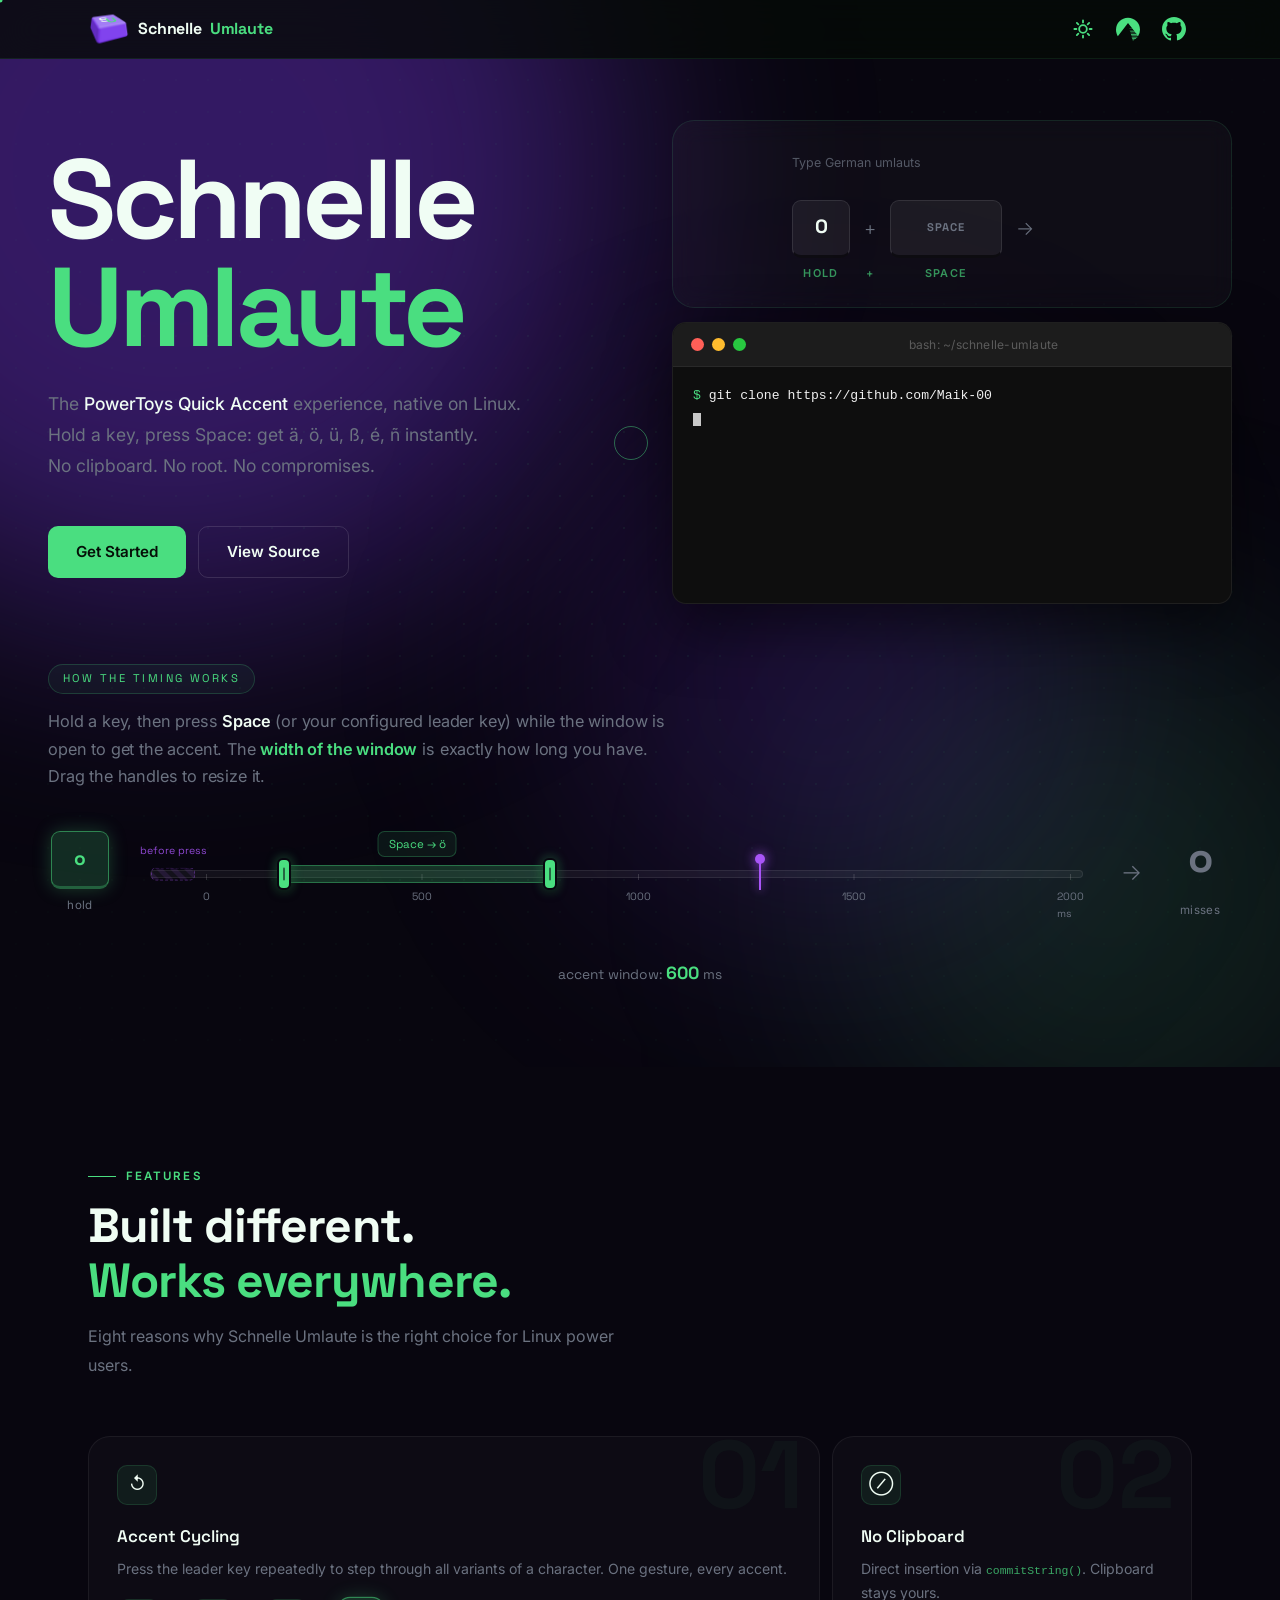
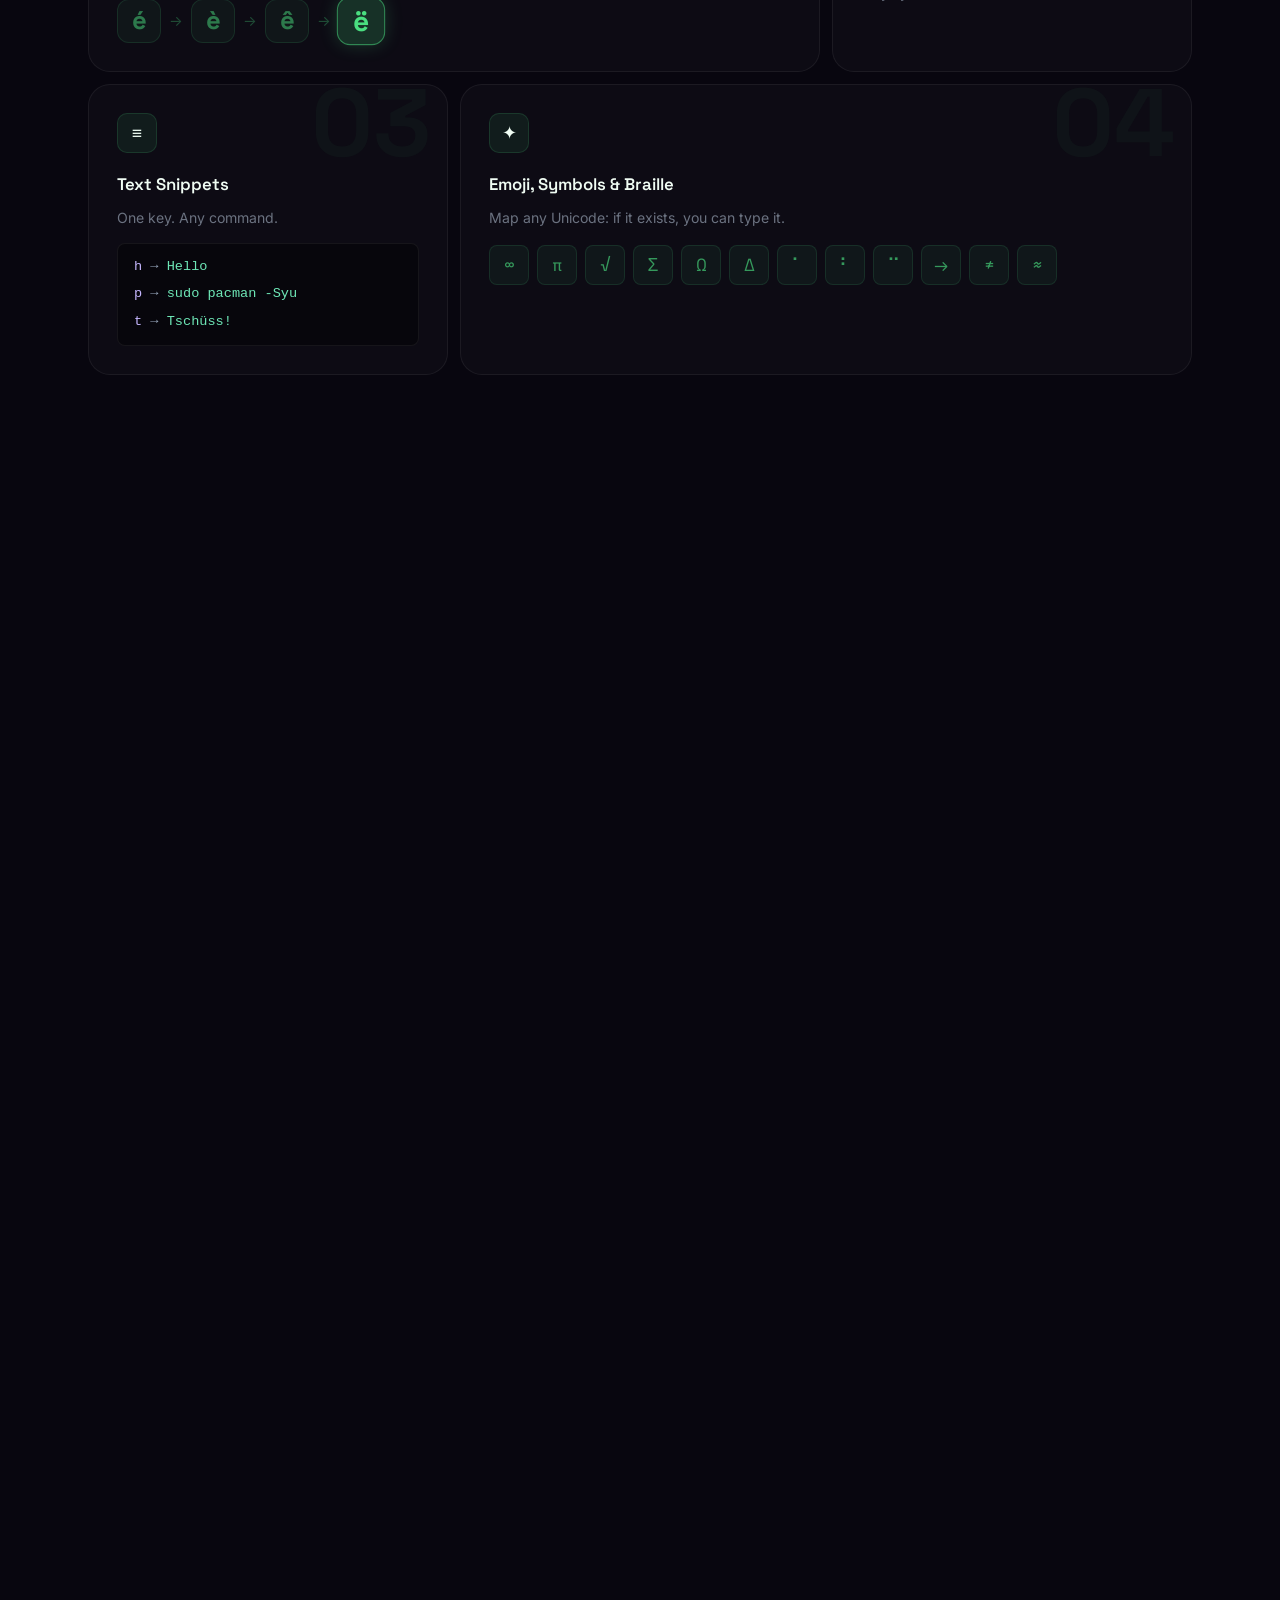
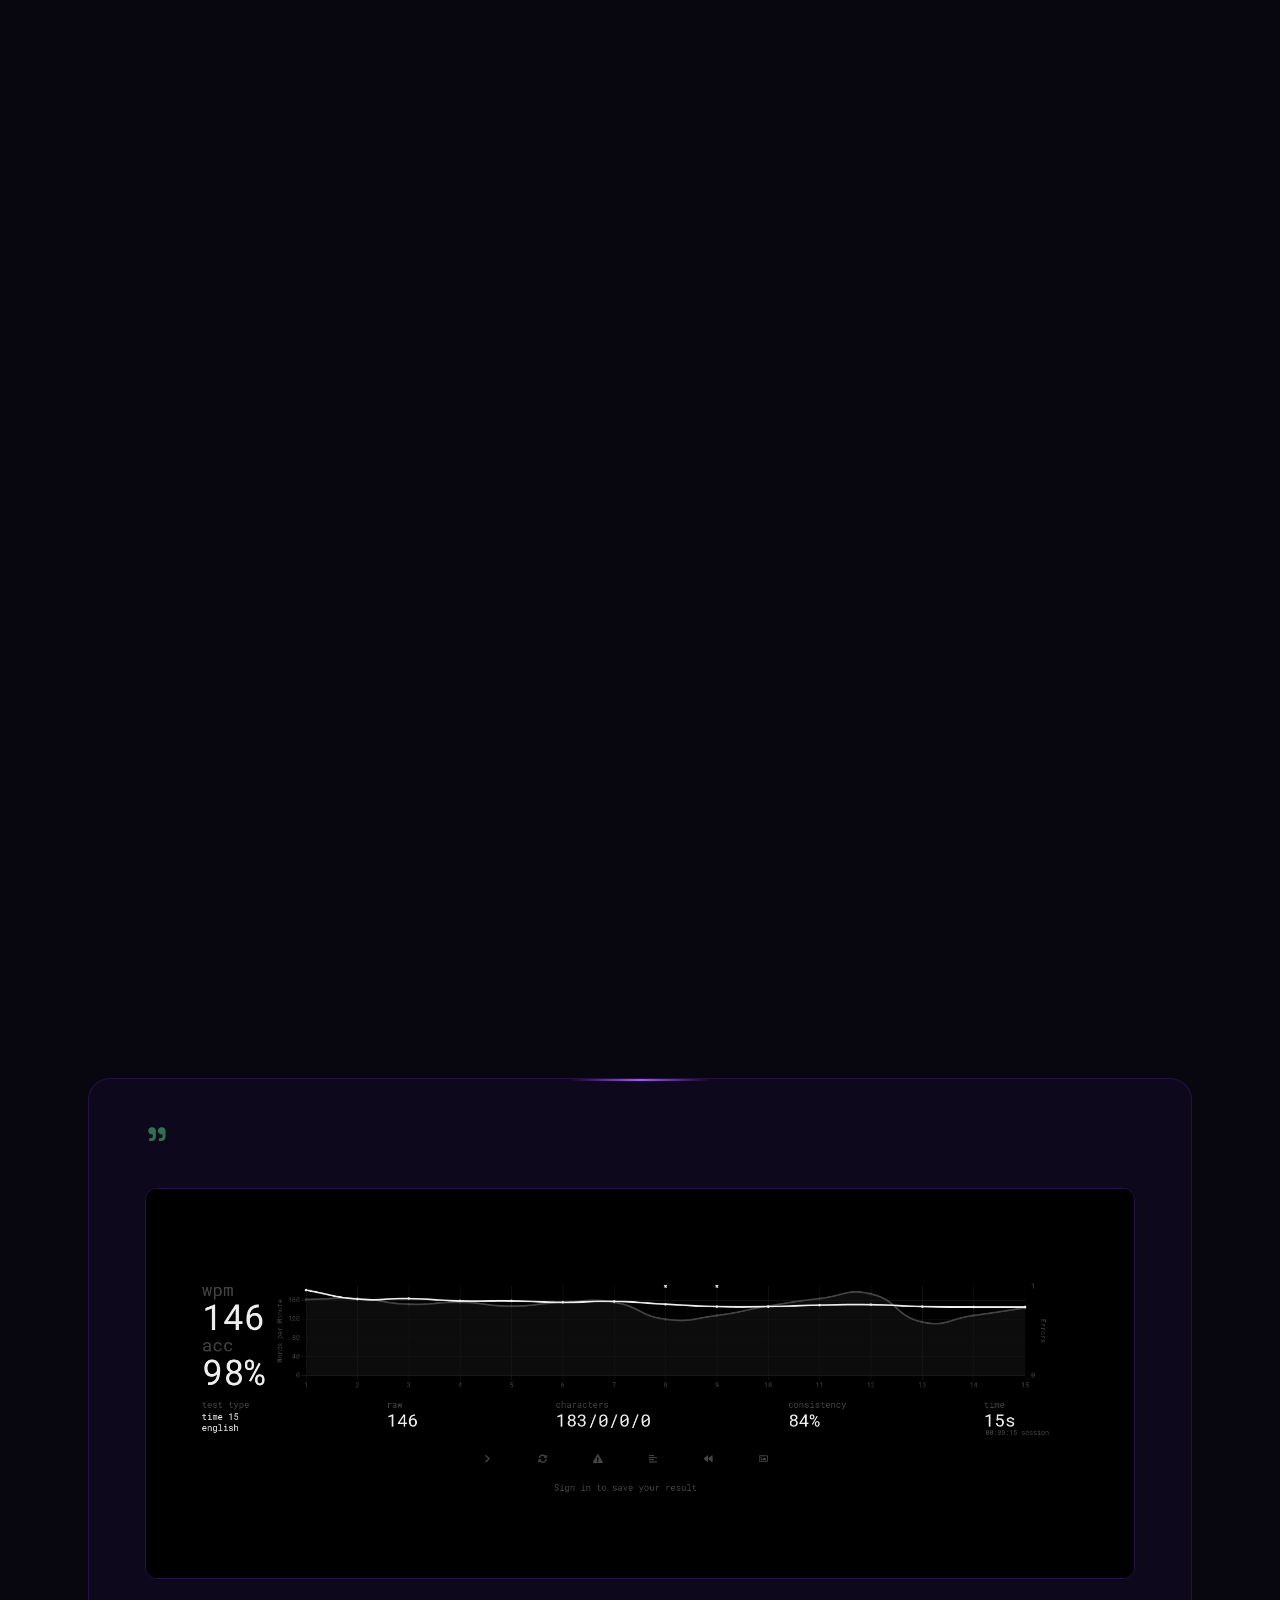
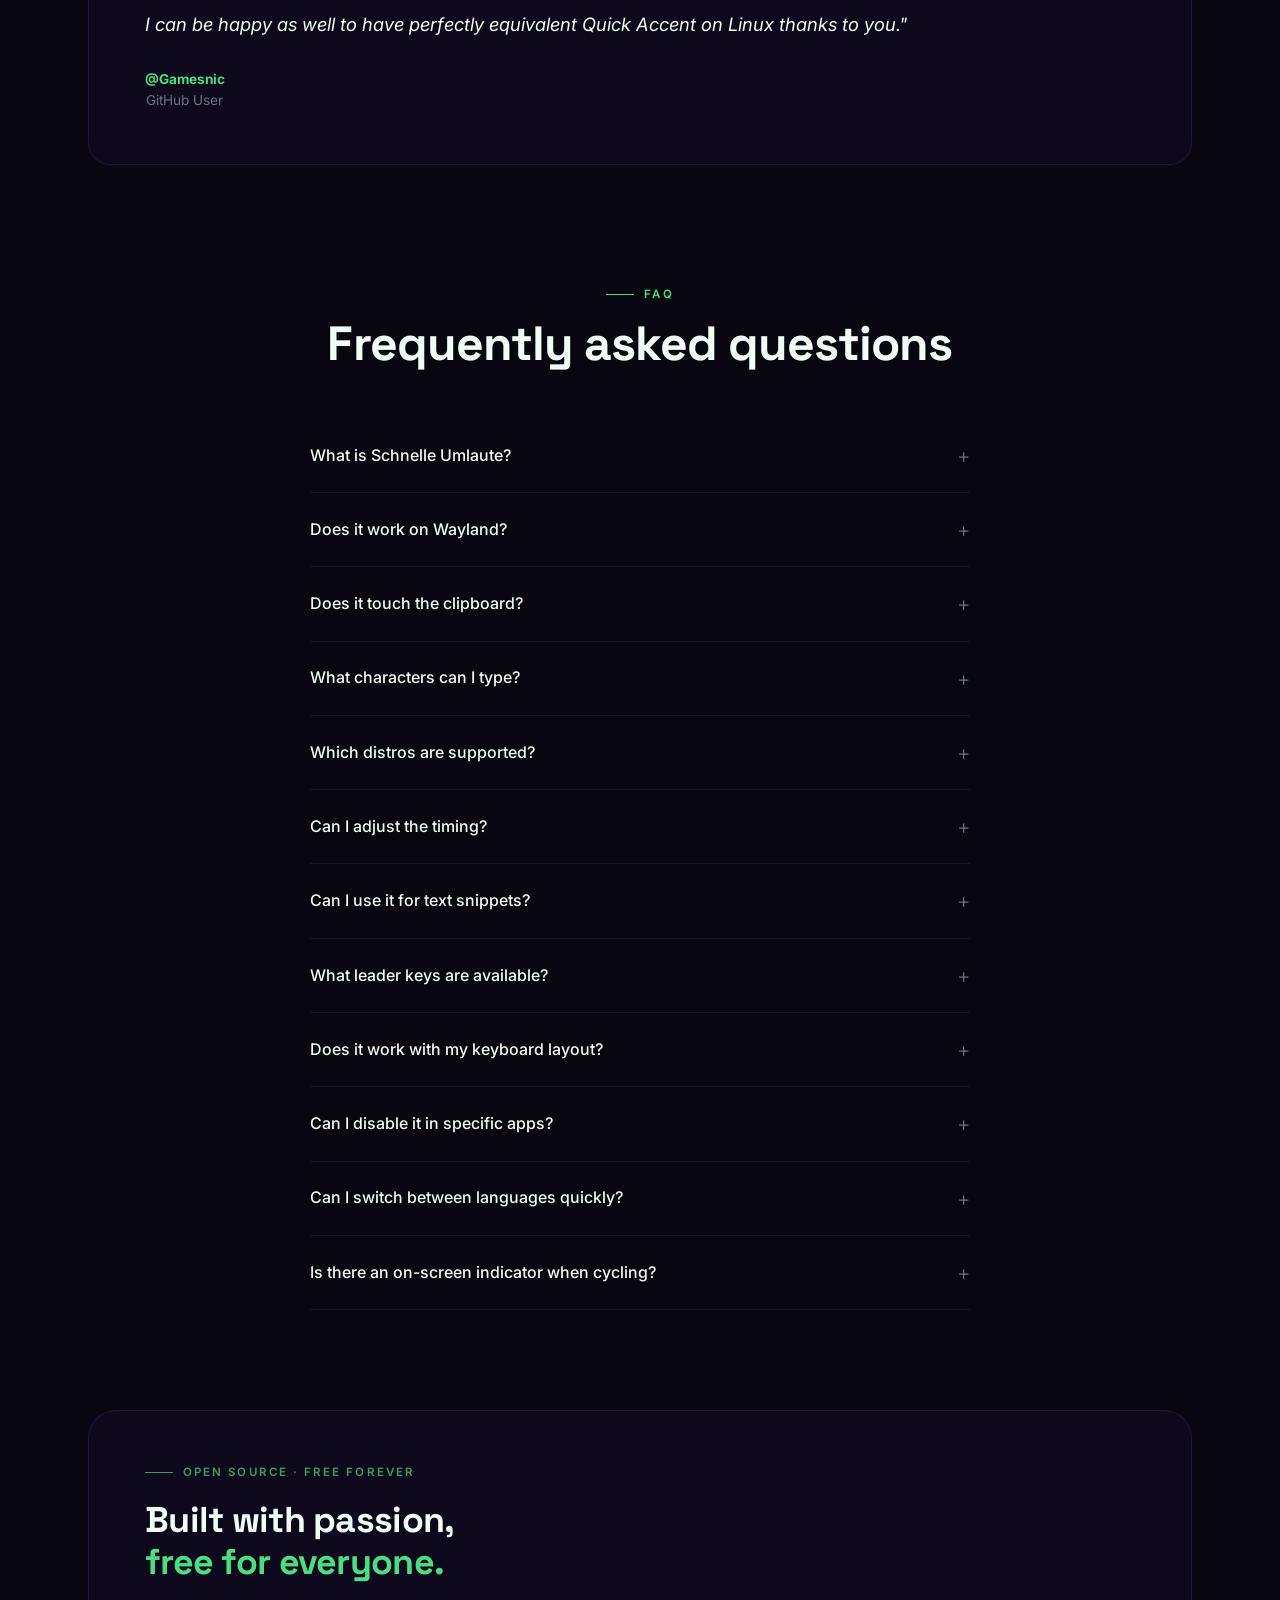
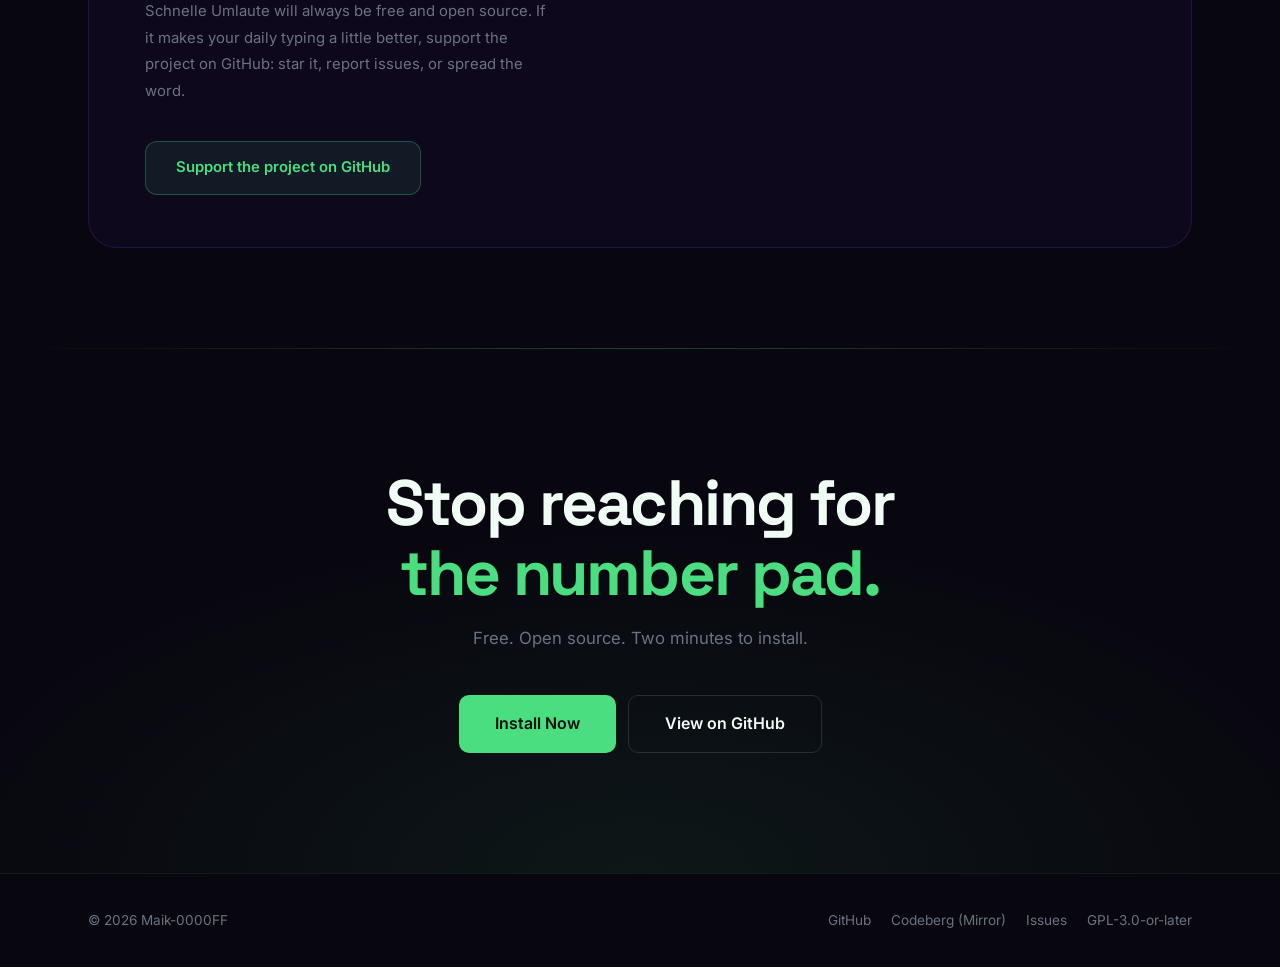
<file: index.html>
<!DOCTYPE html>
<html lang="en" itemscope itemtype="https://schema.org/WebPage">
<head>
    <meta charset="UTF-8">
    <meta name="viewport" content="width=device-width, initial-scale=1.0">

    <title>Schnelle Umlaute | PowerToys Quick Accent Alternative for Linux</title>
    <meta name="title" content="Schnelle Umlaute | PowerToys Quick Accent Alternative for Linux">
    <meta name="description" content="PowerToys Quick Accent Alternative for Linux - Type German umlauts (ä, ö, ü, ß), French accents (é, è, ê, ç), Spanish characters (ñ, á, í), Portuguese accents (ã, õ, ç), Braille Unicode characters (⠁⠃⠉⠙⠑) with hold + space gesture. Native Fcitx5 addon with accent cycling, snippets, emoji mappings, switchable language profiles, 47 presets, and an on-screen cycle overlay. No clipboard interference, works on X11 and Wayland.">
    <meta name="keywords" content="PowerToys, Quick Accent, Linux, German umlauts, Fcitx5, keyboard, input method, umlaut, ä, ö, ü, ß, Arch Linux, Ubuntu, Debian, Linux Mint, Fedora, openSUSE, Wayland, X11, accent cycling, snippets, text expansion, emoji, special characters, diacritics, accented characters, Linux input method, keyboard layout, Umlaute tippen Linux, deutsche Sonderzeichen, Umlaute ohne Nummernblock, accents français Linux, caractères accentués, accent aigu grave circonflexe, é è ê ë à ç, clavier français, acentos español Linux, tilde eñe, á é í ó ú ñ, teclado español, caracteres especiales, acentos português Linux, caracteres acentuados, teclado português, ã õ á é í ó ú â ê ô à ç, cedilha, til, digitar acentos Linux, Sonderzeichen Linux, diakritische Zeichen, Braille Unicode, ⠁⠃⠉⠙⠑, Braille input Linux">
    <meta name="author" content="Maik-0000FF">
    <meta name="robots" content="index, follow, max-image-preview:large, max-snippet:-1, max-video-preview:-1">
    <meta name="googlebot" content="index, follow">
    <meta name="bingbot" content="index, follow">
    <link rel="canonical" href="https://maik-0000ff.github.io/schnelle-umlaute_Website/">

    <meta name="language" content="English">
    <meta http-equiv="content-language" content="en">
    <link rel="alternate" hreflang="x-default" href="https://maik-0000ff.github.io/schnelle-umlaute_Website/">

    <link rel="icon" type="image/png" sizes="192x192" href="docs/assets/favicon-192.png">
    <link rel="icon" type="image/png" sizes="96x96" href="docs/assets/favicon-192.png">
    <link rel="icon" type="image/png" sizes="1024x1024" href="docs/assets/favicon-1024.png">
    <link rel="shortcut icon" href="favicon.ico">
    <link rel="icon" type="image/x-icon" href="favicon.ico">
    <link rel="icon" type="image/svg+xml" href="docs/assets/schnelle-umlaute-icon.svg">
    <link rel="mask-icon" href="docs/assets/schnelle-umlaute-icon.svg" color="#4ade80">
    <link rel="apple-touch-icon" href="docs/assets/apple-touch-icon.png">
    <link rel="apple-touch-icon" sizes="152x152" href="docs/assets/apple-touch-icon-152.png">
    <link rel="apple-touch-icon" sizes="120x120" href="docs/assets/apple-touch-icon-120.png">

    <meta name="theme-color" content="#060a07">
    <meta name="msapplication-TileColor" content="#060a07">
    <meta name="apple-mobile-web-app-capable" content="yes">
    <meta name="apple-mobile-web-app-status-bar-style" content="black-translucent">
    <meta name="apple-mobile-web-app-title" content="Schnelle Umlaute">
    <meta name="application-name" content="Schnelle Umlaute">
    <meta name="mobile-web-app-capable" content="yes">
    <meta name="rating" content="general">
    <meta name="distribution" content="global">

    <meta name="format-detection" content="telephone=no">

    <meta property="og:type" content="website">
    <meta property="og:url" content="https://maik-0000ff.github.io/schnelle-umlaute_Website/">
    <meta property="og:title" content="Schnelle Umlaute - PowerToys Quick Accent for Linux">
    <meta property="og:description" content="Native Fcitx5 addon for typing German umlauts with hold + space gesture. Features accent cycling, snippets, emoji mappings, switchable language profiles, and an on-screen cycle overlay. No clipboard interference, works on X11 and Wayland.">
    <meta property="og:image" content="https://maik-0000ff.github.io/schnelle-umlaute_Website/docs/assets/favicon-1024.png">
    <meta property="og:image:width" content="1024">
    <meta property="og:image:height" content="1024">
    <meta property="og:image:alt" content="Schnelle Umlaute - PowerToys Quick Accent Alternative for Linux">
    <meta property="og:site_name" content="Schnelle Umlaute">
    <meta property="og:locale" content="en_US">

    <meta name="twitter:card" content="summary">
    <meta name="twitter:url" content="https://maik-0000ff.github.io/schnelle-umlaute_Website/">
    <meta name="twitter:title" content="Schnelle Umlaute - PowerToys Quick Accent for Linux">
    <meta name="twitter:description" content="Native Fcitx5 addon. hold + space → ä. Accent cycling, snippets, emoji. No clipboard.">
    <meta name="twitter:image" content="https://maik-0000ff.github.io/schnelle-umlaute_Website/docs/assets/favicon-1024.png">
    <meta name="twitter:image:alt" content="Schnelle Umlaute - PowerToys Quick Accent Alternative for Linux">

    <link rel="dns-prefetch" href="https://fonts.googleapis.com">
    <link rel="dns-prefetch" href="https://fonts.gstatic.com">
    <link rel="preconnect" href="https://fonts.googleapis.com">
    <link rel="preconnect" href="https://fonts.gstatic.com" crossorigin>
    <link href="https://fonts.googleapis.com/css2?family=Space+Grotesk:wght@300;400;500;600;700&family=Inter:wght@300;400;500&display=swap" rel="stylesheet">

    <script type="application/ld+json">
    {
        "@context": "https://schema.org",
        "@type": "SoftwareApplication",
        "name": "Schnelle Umlaute",
        "alternateName": ["Quick Accent Linux", "Fcitx5 Umlaut Addon"],
        "description": "PowerToys Quick Accent Alternative for Linux - Type German umlauts (ä, ö, ü, ß) with hold + space gesture. Native Fcitx5 addon with accent cycling, snippets, and emoji mappings.",
        "url": "https://maik-0000ff.github.io/schnelle-umlaute_Website/",
        "image": "https://maik-0000ff.github.io/schnelle-umlaute_Website/docs/assets/favicon-1024.png",
        "downloadUrl": "https://github.com/Maik-0000FF/schnelle-umlaute",
        "installUrl": "https://github.com/Maik-0000FF/schnelle-umlaute#quick-start",
        "applicationCategory": "UtilitiesApplication",
        "applicationSubCategory": "Input Method",
        "operatingSystem": "Linux",
        "softwareRequirements": "Fcitx5",
        "softwareVersion": "1.10.1",
        "datePublished": "2025-10-25",
        "dateModified": "2026-10-16",
        "programmingLanguage": "C++20",
        "license": "https://spdx.org/licenses/GPL-3.0-or-later.html",
        "isAccessibleForFree": true,
        "offers": { "@type": "Offer", "price": "0", "priceCurrency": "USD" },
        "author": { "@type": "Person", "name": "Maik-0000FF", "url": "https://github.com/Maik-0000FF" },
        "featureList": [
            "German umlaut input (ä, ö, ü, ß)",
            "French accent input (é, è, ê, ë, à, ç)",
            "Spanish character input (ñ, á, é, í, ó, ú)",
            "Portuguese accent input (ã, õ, â, ê, ô, ç)",
            "Braille Unicode input (⠁⠃⠉⠙⠑)",
            "Accent cycling support",
            "Text snippet expansion",
            "Emoji and symbol mappings",
            "Per-app blacklist and whitelist filter",
            "Named mapping profiles with hotkey switching and cycling",
            "47 ready-made language and symbol presets",
            "On-screen cycle overlay at mouse pointer or text caret",
            "Automatic light/dark theme following the desktop",
            "No clipboard interference",
            "X11 and Wayland support"
        ],
        "inLanguage": ["en", "de", "fr", "es", "pt"],
        "aggregateRating": {
            "@type": "AggregateRating",
            "ratingValue": "5",
            "ratingCount": "4",
            "bestRating": "5",
            "worstRating": "1"
        },
        "review": [
            {
                "@type": "Review",
                "reviewRating": { "@type": "Rating", "ratingValue": "5", "bestRating": "5" },
                "author": { "@type": "Person", "name": "Martin-Eckleben", "url": "https://github.com/Martin-Eckleben" },
                "reviewBody": "This is EXACTLY what I was looking for and unlike all other solutions I tried it works easy and like a charm! Thank you so much for your work!"
            },
            {
                "@type": "Review",
                "reviewRating": { "@type": "Rating", "ratingValue": "5", "bestRating": "5" },
                "author": { "@type": "Person", "name": "ungaul", "url": "https://github.com/ungaul" },
                "reviewBody": "Your tool is getting reliable for daily use, now even with other languages than German!"
            },
            {
                "@type": "Review",
                "reviewRating": { "@type": "Rating", "ratingValue": "5", "bestRating": "5" },
                "author": { "@type": "Person", "name": "RandomAndroidDev", "url": "https://github.com/RandomAndroidDev" },
                "reviewBody": "Congratulations on this excellent add-on!"
            },
            {
                "@type": "Review",
                "reviewRating": { "@type": "Rating", "ratingValue": "5", "bestRating": "5" },
                "author": { "@type": "Person", "name": "Gamesnic", "url": "https://github.com/Gamesnic" },
                "reviewBody": "I can be happy as well to have perfectly equivalent Quick Accent on Linux thanks to you."
            }
        ]
    }
    </script>

    <script type="application/ld+json">
    {
        "@context": "https://schema.org",
        "@type": "Organization",
        "name": "Schnelle Umlaute",
        "url": "https://maik-0000ff.github.io/schnelle-umlaute_Website/",
        "logo": {
            "@type": "ImageObject",
            "url": "https://maik-0000ff.github.io/schnelle-umlaute_Website/docs/assets/favicon-1024.png",
            "width": 1024,
            "height": 1024
        },
        "sameAs": ["https://github.com/Maik-0000FF/schnelle-umlaute", "https://codeberg.org/Maik-0000FF/schnelle-umlaute"]
    }
    </script>

    <script type="application/ld+json">
    {
        "@context": "https://schema.org",
        "@type": "WebSite",
        "name": "Schnelle Umlaute",
        "alternateName": "Quick Accent for Linux",
        "url": "https://maik-0000ff.github.io/schnelle-umlaute_Website/",
        "publisher": {
            "@type": "Organization",
            "name": "Schnelle Umlaute",
            "logo": {
                "@type": "ImageObject",
                "url": "https://maik-0000ff.github.io/schnelle-umlaute_Website/docs/assets/favicon-1024.png",
                "width": 1024,
                "height": 1024
            }
        }
    }
    </script>

    <script type="application/ld+json">
    {
        "@context": "https://schema.org",
        "@type": "HowTo",
        "name": "How to Type German Umlauts on Linux",
        "description": "Learn how to type German umlauts (ä, ö, ü, ß) on Linux using Schnelle Umlaute with the hold + space gesture.",
        "totalTime": "PT1M",
        "step": [
            { "@type": "HowToStep", "position": 1, "name": "Hold Letter", "text": "Press and hold a, o, u, or s on your keyboard" },
            { "@type": "HowToStep", "position": 2, "name": "Press Space", "text": "Within 400ms, press Space (or your configured leader key)" },
            { "@type": "HowToStep", "position": 3, "name": "Get Umlaut", "text": "The corresponding umlaut (ä, ö, ü, or ß) will be inserted instantly" },
            { "@type": "HowToStep", "position": 4, "name": "Cycle (Optional)", "text": "Press Space again to cycle through accent variants: á → à → â" }
        ]
    }
    </script>

    <script type="application/ld+json">
    {
        "@context": "https://schema.org",
        "@type": "FAQPage",
        "mainEntity": [
            { "@type": "Question", "name": "What is Schnelle Umlaute?", "acceptedAnswer": { "@type": "Answer", "text": "A native Fcitx5 addon for Linux. Type German umlauts, French accents, or any Unicode character using the same hold + space gesture as Windows PowerToys Quick Accent. System-wide, lightweight, no root needed." } },
            { "@type": "Question", "name": "Does it work on Wayland?", "acceptedAnswer": { "@type": "Answer", "text": "Yes. Natively on both X11 and Wayland, no extra configuration. It integrates directly with Fcitx5." } },
            { "@type": "Question", "name": "Does it touch the clipboard?", "acceptedAnswer": { "@type": "Answer", "text": "Never. Unlike xdotool-based workarounds, Schnelle Umlaute uses Fcitx5's commitString() API: direct insertion, clipboard untouched." } },
            { "@type": "Question", "name": "What characters can I type?", "acceptedAnswer": { "@type": "Answer", "text": "German umlauts by default (ä ö ü ß Ä Ö Ü). With unlimited configurable mappings: French accents, Spanish, Portuguese, Braille Unicode, emojis, math symbols, full text snippets." } },
            { "@type": "Question", "name": "Which distros are supported?", "acceptedAnswer": { "@type": "Answer", "text": "Supported on Arch Linux, Ubuntu/Debian, Linux Mint, Fedora, and openSUSE. Works on any distro with Fcitx5." } },
            { "@type": "Question", "name": "Can I adjust the timing?", "acceptedAnswer": { "@type": "Answer", "text": "Yes, in the bundled editor (schnelle-umlaute-editor), the same app you use for mappings, leader keys and profiles. Default: 400ms lowercase, 700ms uppercase, adjustable from 50ms to 2000ms to match your typing speed. You can also set a minimum hold, so a quick tap stays a plain letter and only a deliberate hold opens the accent window." } },
            { "@type": "Question", "name": "Can I use it for text snippets?", "acceptedAnswer": { "@type": "Answer", "text": "Yes. Map any key to a full phrase, e.g. hold m + Space to insert your email address, g for a Vim command like ggVGy (select all + yank), or u for sudo apt update. Works with any length of text." } },
            { "@type": "Question", "name": "What leader keys are available?", "acceptedAnswer": { "@type": "Answer", "text": "Space (default), Arrow keys, Alt/AltGr, or up to two custom keys of your choice. Multiple leader keys can be active at the same time. Custom leaders support dual hand-split mode for ergonomic typing." } },
            { "@type": "Question", "name": "Does it work with my keyboard layout?", "acceptedAnswer": { "@type": "Answer", "text": "Yes, with any layout. QWERTY, QWERTZ, AZERTY, Dvorak, Colemak and others: Schnelle Umlaute reads the character a key actually produces instead of assuming a fixed key position, so where a letter sits on the board does not matter. A custom leader is stored as the physical key that was pressed, so it survives a layout switch, and Shift does not change it. Programmable and self-built keyboards (QMK, ZMK, split, ortholinear) work as well, as long as they send standard key codes, which is the default." } },
            { "@type": "Question", "name": "Can I disable it in specific apps?", "acceptedAnswer": { "@type": "Answer", "text": "Yes. The App Filter lets you set a blacklist (disable in listed apps) or a whitelist (enable only in listed apps). Useful for games, password managers, IP/number-only fields, or apps with conflicting shortcuts." } },
            { "@type": "Question", "name": "Can I switch between languages quickly?", "acceptedAnswer": { "@type": "Answer", "text": "Yes. Group your mappings into named profiles (one for German, one for French, one for Emoji) and switch the active one with a hotkey or cycle through your favorites. 47 ready-made language and symbol presets (German, Français, Español, Português, Braille, Emoji, Math, IPA, and more) are included, so you rarely start from scratch." } },
            { "@type": "Question", "name": "Is there an on-screen indicator when cycling?", "acceptedAnswer": { "@type": "Answer", "text": "Optionally, yes. A cycle overlay shows the accent variants as you step through them, anchored at the mouse pointer, at the text caret where you type, or a fixed grid position, with an optional timing progress bar. It uses the Wayland wlr-layer-shell protocol (KDE Plasma, sway, Hyprland and others); the caret mode also works on X11. Every other feature works without it." } }
        ]
    }
    </script>

    <style>
        /* ─── TOKENS ─── */
        /* Dark is the default and the only palette the page had. Light lives in
           the [data-theme="light"] block below and overrides exactly these
           colour tokens, nothing else: every rule downstream is written in
           terms of them, so a theme is a palette swap, not a second stylesheet.
           The theme is chosen by the toggle in the nav and remembered in
           localStorage; a script in <head> applies it before first paint. */
        :root {
            color-scheme: dark;
            --bg:       #08060f;
            --bg2:      #0e0b1c;
            /* The addon's brand colours. They are the SAME in both themes: a
               filled green button stays green on a white page. What cannot stay
               is bright green as TEXT on white (contrast ~1.7:1, way under the
               4.5:1 floor), so the ink variants below darken for the light theme
               while the fills do not move. */
            --green:    #4ade80;
            --purple:   #a855f7;
            --green-ink:  var(--green);
            --purple-ink: var(--purple);
            --amber:    #fbbf24;
            --text:     #f0fdf4;
            --muted:    #6b7280;
            --border:   rgba(74,222,128,0.1);
            /* Nav and footer sit on a blurred pane of the page background. */
            --nav-bg:   rgba(6,10,7,0.8);
            /* Ink on a filled green surface (buttons, selection). The fill is the
               same bright green in both themes, so this stays dark in both. */
            --on-green: #050f07;
            /* Tint of the glass surfaces layered over the background, as an
               rgb triple so callers pick their own alpha: white LIFTS a dark
               surface, black SHADES a light one. Used as rgba(var(--tint), a).
               Without this, the light theme would keep washing white over white. */
            --tint:     255,255,255;
            --shadow:   0,0,0;
            /* Code surfaces (the command pill, the mapping rows) stay dark in
               BOTH themes, like the terminal above and like a code block on any
               light docs page: their syntax colours are pale on purpose. Only
               the ground beneath them changes, so they need their own tokens
               rather than the page's tint. */
            --code-bg:     rgba(0,0,0,0.4);
            --code-border: rgba(255,255,255,0.06);
            --r:        14px;
            --r-lg:     22px;

            /* Content column: every section is --content wide, centered, with
               --gutter of breathing room on each side. */
            --content:  1200px;
            --gutter:   48px;
            /* Inline padding for the full-bleed bars (nav, footer). Their
               background spans the viewport, but their CONTENT has to line up
               with the column above: the logo over the start of the body text,
               the links over its right edge. Below --content the second term
               goes negative and max() falls back to a plain --gutter, so narrow
               screens behave exactly as before. */
            --edge:     max(var(--gutter),
                            calc((100% - var(--content)) / 2 + var(--gutter)));
        }

        /* Light theme. Same brand, inverted ground: the greens and purples of
           the fills are untouched, only the ground, the ink and the tint of the
           glass flip. --tint going to black is what makes the layered surfaces
           read as raised on a white page instead of vanishing into it. */
        :root[data-theme="light"] {
            color-scheme: light;
            --bg:         #ffffff;
            --bg2:        #f4f4f5;
            --text:       #0f172a;
            --muted:      #52525b;
            --border:     rgba(22,163,74,0.18);
            --nav-bg:     rgba(255,255,255,0.82);
            /* Brand green and purple as INK: darkened until they clear 4.5:1 on
               white. The fills above keep the bright originals. */
            --green-ink:  #15803d;
            --purple-ink: #7e22ce;
            --tint:       0,0,0;
            /* A 40% black wash over white would be grey, not dark, and the pale
               syntax colours would drown in it. Give the code surfaces a solid
               dark ground instead. */
            --code-bg:     #14141c;
            --code-border: rgba(255,255,255,0.08);
        }

        /* The terminal keeps its own dark chrome in both themes, the way a code
           block does: it depicts a terminal, it is not a page surface. */

        /* ─── RESET ─── */
        *, *::before, *::after { margin: 0; padding: 0; box-sizing: border-box; }
        html { scroll-behavior: smooth; }

        @media (prefers-reduced-motion: reduce) {
            *, *::before, *::after { animation-duration: 0.01ms !important; transition-duration: 0.01ms !important; }
            * { cursor: auto !important; }
            .cursor-dot, .cursor-ring { display: none !important; }
        }

        /* ─── BASE ─── */
        body {
            font-family: 'Inter', -apple-system, sans-serif;
            background: var(--bg);
            color: var(--text);
            overflow-x: hidden;
            line-height: 1.6;
        }

        /* ─── SKIP LINK ─── */
        .skip-link {
            position: absolute; top: -100%; left: 16px;
            background: var(--green); color: var(--on-green);
            padding: 8px 16px; border-radius: 8px;
            font-weight: 600; font-size: 0.9em;
            z-index: 9999; text-decoration: none;
        }
        .skip-link:focus { top: 16px; }

        /* ─── CUSTOM CURSOR ─── */
        @media (pointer: fine) {
            * { cursor: none !important; }
        }

        .cursor-dot {
            position: fixed;
            width: 5px; height: 5px;
            border-radius: 50%;
            background: var(--green);
            pointer-events: none;
            z-index: 9999;
            transform: translate(-50%, -50%);
            transition: width 0.2s, height 0.2s, background 0.2s;
        }

        .cursor-ring {
            position: fixed;
            width: 34px; height: 34px;
            border-radius: 50%;
            border: 1.5px solid rgba(74,222,128,0.45);
            pointer-events: none;
            z-index: 9998;
            transform: translate(-50%, -50%);
            transition: left 0.1s ease, top 0.1s ease, width 0.25s, height 0.25s, border-color 0.25s;
        }

        body:has(a:hover) .cursor-ring,
        body:has(button:hover) .cursor-ring {
            width: 52px; height: 52px;
            border-color: rgba(74,222,128,0.7);
        }

        @media (pointer: coarse) {
            .cursor-dot, .cursor-ring { display: none; }
        }

        /* ─── NAV ─── */
        #main-nav {
            position: fixed; top: 0; left: 0; right: 0;
            z-index: 500;
            padding: 8px var(--edge);
            display: flex; align-items: center; justify-content: space-between;
            background: var(--nav-bg);
            backdrop-filter: blur(20px);
            -webkit-backdrop-filter: blur(20px);
            border-bottom: 1px solid var(--border);
            transition: transform 0.35s cubic-bezier(0.22,1,0.36,1);
        }
        #main-nav.nav-hidden { transform: translateY(-110%); }

        .nav-logo {
            font-family: 'Space Grotesk', sans-serif;
            font-weight: 700; font-size: 1em;
            text-decoration: none;
            letter-spacing: -0.01em;
            display: inline-flex; align-items: center; gap: 8px;
        }
        .nav-icon { flex-shrink: 0; }
        .nav-logo .nl-w { color: var(--text); }
        .nav-logo .nl-g { color: var(--green-ink); }

        .nav-right { display: flex; gap: 10px; align-items: center; }

        .nav-link {
            font-size: 0.85em; color: var(--muted);
            text-decoration: none; padding: 6px 14px;
            border-radius: 8px;
            transition: color 0.2s;
        }
        .nav-link:hover { color: var(--text); }

        .nav-mirror {
            display: inline-flex; align-items: center;
            color: var(--green-ink); padding: 6px;
            border-radius: 8px; transition: transform 0.2s, opacity 0.2s;
        }
        .nav-mirror:hover { opacity: 0.8; transform: scale(1.18); }

        /* The theme toggle is a <button> (it acts on the page, it does not
           navigate), styled to sit flush with the icon links beside it. */
        .nav-theme {
            background: none; border: 0; cursor: pointer;
            font: inherit; line-height: 0;
        }
        .nav-theme:focus-visible {
            outline: 2px solid var(--green); outline-offset: 2px;
        }
        /* Show the theme the click would take you to. */
        .icon-moon { display: none; }
        :root[data-theme="light"] .icon-sun  { display: none; }
        :root[data-theme="light"] .icon-moon { display: inline; }

        /* ─── ORB BACKGROUND ─── */
        .orbs {
            position: absolute; inset: 0;
            overflow: hidden; pointer-events: none;
            z-index: 0;
        }

        .orb {
            position: absolute;
            border-radius: 50%;
            filter: blur(120px);
            will-change: transform;
        }

        .orb-1 {
            width: 900px; height: 900px;
            background: rgba(124,58,237,0.38);
            top: -280px; left: -280px;
            animation: drift1 24s ease-in-out infinite;
        }
        .orb-2 {
            width: 550px; height: 550px;
            background: rgba(74,222,128,0.12);
            bottom: -100px; right: -100px;
            animation: drift2 20s ease-in-out infinite;
        }
        .orb-3 {
            width: 500px; height: 500px;
            background: rgba(124,58,237,0.18);
            top: 40%; left: 45%;
            animation: drift3 28s ease-in-out infinite;
        }

        @keyframes drift1 {
            0%,100% { transform: translate(0,0) scale(1); }
            33%      { transform: translate(80px,-60px) scale(1.08); }
            66%      { transform: translate(-50px,80px) scale(0.94); }
        }
        @keyframes drift2 {
            0%,100% { transform: translate(0,0) scale(1); }
            33%      { transform: translate(-70px,50px) scale(1.05); }
            66%      { transform: translate(60px,-70px) scale(0.96); }
        }
        @keyframes drift3 {
            0%,100% { transform: translate(0,0) scale(1); }
            50%      { transform: translate(-80px,-60px) scale(1.12); }
        }

        /* ─── HERO ─── */
        .hero {
            min-height: 100vh;
            position: relative; overflow: hidden;
            display: flex; align-items: center;
            padding: 120px var(--gutter) 80px;
        }

        .hero-inner {
            position: relative; z-index: 1;
            display: grid;
            grid-template-columns: 1fr 1fr;
            gap: 64px;
            align-items: stretch;
            max-width: var(--content);
            margin: 0 auto;
            width: 100%;
        }

        /* Subtle dot grid */
        .hero::after {
            content: '';
            position: absolute; inset: 0;
            background-image: radial-gradient(rgba(74,222,128,0.07) 1px, transparent 1px);
            background-size: 32px 32px;
            z-index: 0;
            mask-image: radial-gradient(ellipse 80% 80% at 50% 50%, black, transparent);
            -webkit-mask-image: radial-gradient(ellipse 80% 80% at 50% 50%, black, transparent);
        }

        .hero-text {
            position: relative; z-index: 2;
            display: flex; flex-direction: column; justify-content: center;
        }

        .hero-right {
            position: relative; z-index: 2;
            display: flex; flex-direction: column; gap: 14px;
        }


        .hero-h1 {
            font-family: 'Space Grotesk', sans-serif;
            font-size: clamp(3.8rem, 10vw, 7rem);
            font-weight: 700;
            line-height: 0.96;
            letter-spacing: -0.04em;
            color: var(--text);
            margin-bottom: 28px;
        }

        .hero-h1 .line { display: block; overflow: hidden; }

        .hero-h1 .word {
            display: inline-block;
            transform: translateY(110%);
            animation: slideUp 0.75s cubic-bezier(0.22,1,0.36,1) both;
        }

        .hero-h1 .accent-word {
            color: var(--green-ink);
        }

        @keyframes slideUp { to { transform: translateY(0); } }

        .hero-sub {
            font-size: clamp(0.95rem, 2vw, 1.1rem);
            color: var(--muted);
            line-height: 1.75;
            margin-bottom: 44px;
            max-width: 480px;
            opacity: 0;
            animation: fadeUp 0.7s ease 0.8s both;
        }
        .hero-sub strong { color: var(--text); font-weight: 500; }

        .hero-btns {
            display: flex; gap: 12px; flex-wrap: wrap;
            opacity: 0;
            animation: fadeUp 0.7s ease 1.0s both;
        }

        /* ─── DEMO CARD (hero right) ─── */
        .hero-demo-card {
            background: rgba(var(--tint),0.03);
            border: 1px solid rgba(74,222,128,0.12);
            border-radius: var(--r-lg);
            padding: 32px 36px;
            backdrop-filter: blur(12px);
            -webkit-backdrop-filter: blur(12px);
            opacity: 0;
            animation: fadeUp 0.8s ease 0.5s both;
            display: flex; flex-direction: column; align-items: center;
            text-align: center;
            flex-shrink: 0;
            position: relative; overflow: hidden;
            transform-style: preserve-3d;
            transition: border-color 0.3s, transform 0.3s;
        }
        .hero-demo-card:hover { will-change: transform; }

        .hero-demo-card::after {
            content: '';
            position: absolute; inset: 0; border-radius: var(--r-lg);
            background: radial-gradient(circle at var(--mx,50%) var(--my,50%), rgba(74,222,128,0.09), transparent 60%);
            opacity: 0; transition: opacity 0.4s; pointer-events: none;
        }
        .hero-demo-card:hover::after { opacity: 1; }
        .hero-demo-card:hover { border-color: rgba(74,222,128,0.28); }

        .demo-inner {
            display: inline-flex;
            flex-direction: column;
            align-items: flex-start;
            gap: 20px;
        }

        /* ─── TERMINAL WINDOW ─── */
        .terminal-section { padding: 0 var(--gutter) 90px; }

        .terminal-window {
            background: #0e0e0e;
            border-radius: 14px;
            overflow: hidden;
            border: 1px solid rgba(var(--tint),0.07);
            box-shadow: 0 24px 60px rgba(var(--shadow),0.5);
            height: 282px;
            display: flex; flex-direction: column;
            transform-style: preserve-3d;
            transition: border-color 0.3s, transform 0.3s;
        }
        .terminal-window:hover { will-change: transform; }

        .terminal-bar {
            background: #1c1c1c;
            padding: 12px 18px;
            display: flex; align-items: center; gap: 8px;
            border-bottom: 1px solid rgba(var(--tint),0.06);
        }

        .tdot {
            width: 13px; height: 13px; border-radius: 50%;
        }
        .tdot-r { background: #ff5f57; }
        .tdot-y { background: #febc2e; }
        .tdot-g { background: #28c840; }

        .terminal-title {
            flex: 1; text-align: center;
            font-size: 0.75em; color: rgba(var(--tint),0.28);
            font-family: 'Inter', sans-serif;
            letter-spacing: 0.02em;
        }

        .terminal-body {
            padding: 18px 20px;
            font-family: 'Courier New', Courier, monospace;
            font-size: 0.82em; line-height: 1.75;
            color: #c8c8c8;
            flex: 1;
            overflow-y: auto;
            scrollbar-width: none;
        }
        .terminal-body::-webkit-scrollbar { display: none; }

        .tline { display: flex; flex-wrap: wrap; align-items: baseline; }
        .tline + .tline { margin-top: 2px; }

        .tps1  { color: #4ade80; white-space: pre; }
        .tcmd  { color: #f0f0f0; white-space: pre-wrap; word-break: break-all; }
        .tout  { color: rgba(var(--tint),0.35); padding-left: 0; white-space: pre-wrap; }
        .tspec { color: #4ade80; font-weight: 700; }

        .tspec-flash {
            color: #fff;
            text-shadow: 0 0 12px rgba(74,222,128,0.9);
            transition: color 0.4s, text-shadow 0.4s;
        }

        .tcursor {
            display: inline-block;
            width: 8px; height: 1em;
            background: #c8c8c8;
            animation: blink-cur 1s step-end infinite;
            vertical-align: text-bottom;
        }

        @keyframes blink-cur {
            0%,100% { opacity: 1; }
            50%      { opacity: 0; }
        }

        .demo-col {
            display: flex; flex-direction: column;
            align-items: center; gap: 7px;
        }

        .demo-col .demo-op,
        .demo-col .demo-result {
            height: 58px;
            display: flex; align-items: center; justify-content: center;
        }

        .demo-sublabel {
            font-size: 0.68em; font-weight: 600;
            letter-spacing: 0.12em; text-transform: uppercase;
            color: var(--green-ink); opacity: 0.65;
        }

        .demo-desc {
            margin-bottom: 14px;
            font-size: 0.78em; color: var(--muted);
            opacity: 0.75;
            transition: opacity 0.3s;
        }

        .demo-row {
            display: flex; align-items: center;
            gap: 14px;
            flex-wrap: nowrap;
            height: 68px; /* fixed height, prevents jumping */
        }

        .key {
            min-width: 58px; height: 58px;
            border-radius: 9px;
            background: rgba(var(--tint),0.06);
            border: 1px solid rgba(var(--tint),0.1);
            border-bottom: 3px solid rgba(var(--shadow),0.5);
            display: flex; align-items: center; justify-content: center;
            font-family: 'Space Grotesk', sans-serif;
            font-size: 1.2em; font-weight: 700;
            color: var(--text);
            transition: all 0.15s ease;
            padding: 0 14px; user-select: none;
        }

        .key.pressed {
            background: rgba(74,222,128,0.18);
            border-color: rgba(74,222,128,0.5);
            border-bottom-color: rgba(74,222,128,0.3);
            box-shadow: 0 0 18px rgba(74,222,128,0.25);
            color: var(--green-ink);
            transform: translateY(2px);
        }

        .demo-op { color: var(--muted); font-size: 1.2em; font-weight: 300; }

        .demo-result {
            font-family: 'Space Grotesk', sans-serif;
            font-size: 2.8em; font-weight: 700;
            color: var(--green-ink);
            width: 64px; text-align: center;
            flex-shrink: 0;
            transition: opacity 0.2s;
            text-shadow: 0 0 30px rgba(74,222,128,0.4);
        }

        /* Mini feature tags inside demo card */
        .demo-tags {
            display: flex; gap: 8px; flex-wrap: wrap;
        }

        .demo-tag {
            padding: 4px 12px; border-radius: 100px;
            background: rgba(74,222,128,0.06);
            border: 1px solid rgba(74,222,128,0.15);
            font-size: 0.78em; color: rgba(74,222,128,0.7);
        }


        /* ─── SECTION LAYOUT ─── */
        .section {
            max-width: var(--content);
            margin: 0 auto;
            padding: 100px var(--gutter);
        }

        .section-eyebrow {
            font-size: 0.72em; font-weight: 600;
            letter-spacing: 0.18em; text-transform: uppercase;
            color: var(--green-ink);
            margin-bottom: 12px;
            display: flex; align-items: center; gap: 10px;
        }

        .section-eyebrow::before {
            content: '';
            display: block;
            width: 28px; height: 1px;
            background: var(--green);
        }

        .section-h2 {
            font-family: 'Space Grotesk', sans-serif;
            font-size: clamp(1.8rem, 4vw, 3rem);
            font-weight: 700; line-height: 1.15;
            letter-spacing: -0.02em;
            margin-bottom: 14px;
        }

        .section-h2 .g {
            color: var(--green-ink);
        }

        .section-p {
            color: var(--muted); font-size: 1em;
            max-width: 560px; line-height: 1.8;
        }

        /* ─── FEATURE GRID ─── */
        .feat-grid {
            display: grid;
            grid-template-columns: repeat(3, 1fr);
            gap: 12px;
            margin-top: 56px;
        }

        .feat-card {
            background: rgba(var(--tint),0.025);
            border: 1px solid rgba(var(--tint),0.06);
            border-radius: var(--r-lg);
            padding: 28px;
            position: relative; overflow: hidden;
            transition: border-color 0.3s, transform 0.3s;
            transform-style: preserve-3d;
        }
        .feat-card:hover { will-change: transform; }

        .feat-card::before {
            content: '';
            position: absolute; inset: 0;
            border-radius: var(--r-lg);
            background: radial-gradient(circle at var(--mx,50%) var(--my,50%), rgba(74,222,128,0.07), transparent 60%);
            opacity: 0; transition: opacity 0.4s;
            pointer-events: none;
        }
        .feat-card:hover::before { opacity: 1; }
        .feat-card:hover { border-color: rgba(74,222,128,0.22); }

        .fw-all  { grid-column: span 2; }
        .fw-desk { grid-column: span 2; }

        /* Large number watermark */
        .feat-num {
            position: absolute; top: -10px; right: 16px;
            font-family: 'Space Grotesk', sans-serif;
            font-size: 6em; font-weight: 700;
            color: rgba(74,222,128,0.04);
            line-height: 1; user-select: none;
            pointer-events: none;
        }

        .feat-icon {
            width: 40px; height: 40px;
            border-radius: 10px;
            background: rgba(74,222,128,0.08);
            border: 1px solid rgba(74,222,128,0.15);
            display: flex; align-items: center; justify-content: center;
            font-size: 1.1em;
            margin-bottom: 18px;
        }

        .feat-title {
            font-family: 'Space Grotesk', sans-serif;
            font-size: 1.05em; font-weight: 600;
            margin-bottom: 8px; color: var(--text);
        }

        .feat-body { color: var(--muted); font-size: 0.88em; line-height: 1.65; }

        /* Cycling row inside card */
        .cy-row {
            display: flex; align-items: center; gap: 8px;
            margin-top: 18px; flex-wrap: wrap;
        }

        .cy-c {
            font-family: 'Space Grotesk', sans-serif;
            font-size: 1.6em; font-weight: 700;
            width: 44px; height: 44px;
            display: inline-flex; align-items: center; justify-content: center;
            border-radius: 12px;
            background: rgba(74,222,128,0.05);
            border: 1px solid rgba(74,222,128,0.12);
            color: rgba(74,222,128,0.5);
            transition: all 0.35s ease;
        }
        .cy-c.on {
            background: rgba(74,222,128,0.18);
            border-color: rgba(74,222,128,0.5);
            color: var(--green-ink);
            transform: scale(1.1);
            box-shadow: 0 0 16px rgba(74,222,128,0.2);
        }

        .cy-sep { color: rgba(74,222,128,0.3); font-size: 0.9em; }

        .code-pill {
            display: inline-block;
            background: var(--code-bg);
            border: 1px solid var(--code-border);
            border-radius: 8px;
            padding: 12px 16px;
            margin-top: 14px;
            font-family: 'Courier New', monospace;
            font-size: 0.85em; color: #94a3b8;
        }
        .ck { color: #c4b5fd; }
        .cs { color: #6ee7b7; }

        .tag-row { display: flex; gap: 6px; flex-wrap: wrap; margin-top: 14px; }
        .tag {
            padding: 3px 10px; border-radius: 100px;
            background: rgba(74,222,128,0.07);
            border: 1px solid rgba(74,222,128,0.15);
            font-size: 0.78em; color: rgba(74,222,128,0.65);
        }

        /* ─── HOW IT WORKS ─── */
        .steps-row {
            display: grid;
            grid-template-columns: repeat(4, 1fr);
            gap: 0;
            margin-top: 60px;
            position: relative;
        }

        @keyframes arc-fill {
            0%      { stroke-dashoffset: 220; }
            24%     { stroke-dashoffset: 0; }
            24.1%   { stroke-dashoffset: 220; }
            100%    { stroke-dashoffset: 220; }
        }

        .step-item { text-align: center; padding: 0 16px; position: relative; z-index: 1; }

        .step-circle {
            width: 70px; height: 70px;
            border-radius: 50%;
            border: 1px solid rgba(74,222,128,0.2);
            background: rgba(74,222,128,0.05);
            display: flex; align-items: center; justify-content: center;
            margin: 0 auto 20px;
            font-family: 'Space Grotesk', sans-serif;
            font-size: 1.5em; font-weight: 700;
            color: var(--green-ink);
            position: relative;
        }

        .step-arc {
            position: absolute; inset: -4px;
            width: calc(100% + 8px); height: calc(100% + 8px);
            transform: rotate(-90deg);
            pointer-events: none;
        }

        .step-arc-track {
            fill: none;
            stroke: rgba(74,222,128,0.1);
            stroke-width: 2;
        }

        .step-arc-fill {
            fill: none;
            stroke: rgba(74,222,128,0.85);
            stroke-width: 2;
            stroke-linecap: round;
            stroke-dasharray: 220;
            stroke-dashoffset: 220;
            animation: arc-fill 8s linear infinite;
        }

        .step-item:nth-child(1) .step-arc-fill { animation-delay: 0s; }
        .step-item:nth-child(2) .step-arc-fill { animation-delay: -7.5s; }
        .step-item:nth-child(3) .step-arc-fill { animation-delay: -7s; }
        .step-item:nth-child(4) .step-arc-fill { animation-delay: -6.5s; }

        .step-item h3 {
            font-family: 'Space Grotesk', sans-serif;
            font-weight: 600; font-size: 1em;
            margin-bottom: 6px;
        }

        .step-item p { color: var(--muted); font-size: 0.85em; line-height: 1.6; }

        .kk {
            display: inline-block;
            background: rgba(var(--tint),0.07);
            border: 1px solid rgba(var(--tint),0.1);
            border-radius: 5px;
            padding: 1px 7px;
            font-family: monospace; font-size: 0.9em;
        }

        /* ─── TESTIMONIAL ─── */
        .testi-wrap {
            display: flex;
            flex-direction: column;
            gap: 20px;
            margin-top: 60px;
        }

        .testi-card:nth-child(1) { align-self: flex-start; margin-left: 0; }
        .testi-card:nth-child(2) { align-self: flex-end; }
        .testi-card:nth-child(3) { align-self: flex-start; margin-left: 14%; }
        /* Screenshot card spans the full content width so the wide shot is
           legible; stays fluid (width:100% img) and full-width on mobile. */
        .testi-card:nth-child(4) { align-self: stretch; margin: 0; max-width: 100%; }

        .testi-card {
            max-width: 68%;
            background: rgba(124,58,237,0.06);
            border: 1px solid rgba(124,58,237,0.2);
            border-radius: var(--r-lg);
            padding: 52px 56px;
            position: relative; overflow: hidden;
            transform-style: preserve-3d;
            transition: border-color 0.3s, transform 0.3s;
        }
        .testi-card:hover { will-change: transform; }

        .testi-card::after {
            content: '';
            position: absolute; inset: 0; border-radius: var(--r-lg);
            background: radial-gradient(circle at var(--mx,50%) var(--my,50%), rgba(124,58,237,0.13), transparent 60%);
            opacity: 0; transition: opacity 0.4s; pointer-events: none;
        }
        .testi-card:hover::after { opacity: 1; }
        .testi-card:hover { border-color: rgba(124,58,237,0.45); }

        .testi-card::before {
            content: '';
            position: absolute; top: 0; left: 50%;
            transform: translateX(-50%);
            width: 140px; height: 2px;
            background: linear-gradient(90deg, transparent, var(--purple), transparent);
        }

        .testi-q {
            font-family: 'Space Grotesk', sans-serif;
            font-size: 3.5em; line-height: 0.6;
            color: var(--green-ink);
            display: block; margin-bottom: 24px;
            opacity: 0.5;
        }

        .testi-text {
            font-size: 1.15em; line-height: 1.85;
            color: var(--text); margin-bottom: 28px;
            font-style: italic;
        }

        .testi-shot {
            display: block; width: 100%; height: auto;
            margin: 0 0 28px; border-radius: 12px;
            border: 1px solid rgba(124,58,237,0.2);
        }

        .testi-author { color: var(--muted); font-size: 0.85em; }
        .testi-author strong { color: var(--green-ink); }
        .testi-author a { color: inherit; text-decoration: none; transition: text-shadow 0.25s; }
        .testi-author a:hover { text-shadow: 0 0 8px rgba(74,222,128,0.9), 0 0 20px rgba(74,222,128,0.7), 0 0 40px rgba(74,222,128,0.4); }

        /* ─── FAQ ─── */
        .faq-list { max-width: 660px; margin: 48px auto 0; }

        details.q {
            border-bottom: 1px solid rgba(var(--tint),0.06);
            overflow: hidden;
        }

        details.q summary {
            padding: 20px 0;
            cursor: pointer; list-style: none;
            font-weight: 500; color: var(--text);
            display: flex; justify-content: space-between; align-items: center;
            gap: 16px;
            transition: color 0.2s;
        }
        details.q summary::-webkit-details-marker { display: none; }
        details.q summary:hover { color: var(--green-ink); }
        details.q summary:hover::after { color: var(--green-ink); }
        details.q summary::after {
            content: '+';
            font-size: 1.3em; color: var(--muted);
            font-weight: 300; flex-shrink: 0;
            transition: transform 0.3s, color 0.2s;
        }
        details.q[open] summary::after { transform: rotate(45deg); }

        .q-body {
            padding: 0 0 20px;
            color: var(--muted); line-height: 1.75; font-size: 0.95em;
        }

        .q-body code {
            background: rgba(var(--tint),0.06);
            padding: 1px 6px; border-radius: 4px;
            font-family: monospace; font-size: 0.88em;
            color: rgba(74,222,128,0.8);
        }

        /* ─── SUPPORT ─── */
        .support-outer {
            max-width: var(--content); margin: 0 auto; padding: 0 var(--gutter) 100px;
        }

        .support-card {
            position: relative; overflow: hidden;
            border-radius: 28px;
            display: block;
            background: rgba(124,58,237,0.06);
            border: 1px solid rgba(124,58,237,0.2);
            animation: support-glow 4s ease-in-out infinite;
            transform-style: preserve-3d;
            transition: border-color 0.3s, transform 0.3s, box-shadow 0.3s;
        }
        .support-card:hover { will-change: transform; }

        @keyframes support-glow {
            0%,100% { box-shadow: 0 0 40px rgba(124,58,237,0.08), 0 0 0 1px rgba(124,58,237,0.15); }
            50%      { box-shadow: 0 0 90px rgba(124,58,237,0.18), 0 0 0 1px rgba(124,58,237,0.35); }
        }

        .support-card::after {
            content: '';
            position: absolute; inset: 0; border-radius: 28px;
            background: radial-gradient(circle at var(--mx,80%) var(--my,80%), rgba(124,58,237,0.14), transparent 60%);
            opacity: 0; transition: opacity 0.4s; pointer-events: none;
        }
        .support-card:hover::after { opacity: 1; }
        .support-card:hover { border-color: rgba(124,58,237,0.45); }

        .support-text {
            padding: 52px 56px; position: relative; z-index: 1;
        }

        .support-eyebrow {
            font-size: 0.72em; font-weight: 600;
            letter-spacing: 0.18em; text-transform: uppercase;
            color: var(--green-ink); opacity: 0.7;
            display: flex; align-items: center; gap: 10px;
            margin-bottom: 18px;
        }
        .support-eyebrow::before {
            content: ''; display: block; width: 28px; height: 1px; background: var(--green);
        }

        .support-h {
            font-family: 'Space Grotesk', sans-serif;
            font-size: clamp(1.6rem, 2.8vw, 2.3rem);
            font-weight: 700; line-height: 1.15; letter-spacing: -0.02em;
            margin-bottom: 16px;
        }
        .support-h em { font-style: normal; color: var(--green-ink); }

        .support-p {
            color: var(--muted); font-size: 0.93em; line-height: 1.8;
            max-width: 400px; margin-bottom: 36px;
        }

        .support-btn {
            display: inline-flex; align-items: center; gap: 11px;
            padding: 14px 30px; border-radius: 12px;
            background: rgba(74,222,128,0.09);
            border: 1px solid rgba(74,222,128,0.28);
            color: var(--green-ink);
            text-decoration: none; font-weight: 600; font-size: 0.93em;
            transition: all 0.25s;
        }
        .support-btn:hover {
            background: rgba(74,222,128,0.17);
            border-color: rgba(74,222,128,0.6);
            transform: translateY(-2px);
            box-shadow: 0 8px 32px rgba(74,222,128,0.22);
        }

@media (max-width: 960px) {
            .support-text { padding: 40px; }
        }
        @media (max-width: 640px) {
            .support-outer { padding: 0 24px 70px; }
            .support-text { padding: 32px 24px; }
        }

        /* ─── CTA ─── */
        .cta-section {
            position: relative; overflow: hidden;
            padding: 120px var(--gutter);
            text-align: center;
        }

        .cta-section::before {
            content: '';
            position: absolute; inset: 0;
            background:
                radial-gradient(ellipse 60% 70% at 50% 100%, rgba(74,222,128,0.08), transparent);
        }

        .cta-section::after {
            content: '';
            position: absolute;
            top: 0; left: 0; right: 0; height: 1px;
            background: linear-gradient(90deg, transparent, rgba(74,222,128,0.3) 50%, transparent);
        }

        .cta-h2 {
            font-family: 'Space Grotesk', sans-serif;
            font-size: clamp(2rem, 5vw, 4rem);
            font-weight: 700; line-height: 1.1;
            letter-spacing: -0.03em;
            position: relative; z-index: 1;
            margin-bottom: 16px;
        }

        .cta-sub {
            color: var(--muted); font-size: 1.05em;
            margin-bottom: 44px;
            position: relative; z-index: 1;
        }

        .cta-btns {
            display: flex; gap: 12px; justify-content: center;
            flex-wrap: wrap;
            position: relative; z-index: 1;
        }

        /* ─── BUTTONS ─── */
        .btn {
            display: inline-flex; align-items: center; gap: 8px;
            padding: 13px 28px; border-radius: 10px;
            text-decoration: none; font-weight: 600; font-size: 0.95em;
            transition: all 0.2s; border: none;
            white-space: nowrap;
        }

        .btn-green {
            background: var(--green);
            color: var(--on-green);
        }
        .btn-green:hover { opacity: 0.88; transform: translateY(-2px); box-shadow: 0 8px 30px rgba(74,222,128,0.3); }

        .btn-outline {
            background: transparent;
            color: var(--text);
            border: 1px solid rgba(var(--tint),0.12);
        }
        .btn-outline:hover { border-color: rgba(var(--tint),0.28); transform: translateY(-2px); }

        /* Anti-wobble: a 2px hit-area below the button catches the cursor at the
           original edge; on hover the button translates up and the pseudo grows
           to 4px so the cursor's original Y stays inside the (transformed) area. */
        .support-btn, .btn-green, .btn-outline { position: relative; }
        .support-btn::after, .btn-green::after, .btn-outline::after {
            content: '';
            position: absolute;
            left: 0; right: 0; bottom: -2px; height: 2px;
        }
        .support-btn:hover::after,
        .btn-green:hover::after, .btn-outline:hover::after {
            bottom: -4px; height: 4px;
        }

        /* ─── FOOTER ─── */
        footer {
            border-top: 1px solid var(--border);
            padding: 36px var(--edge);
            display: flex; align-items: center; justify-content: space-between;
            flex-wrap: wrap; gap: 16px;
            font-size: 0.85em; color: var(--muted);
        }

        .footer-links { display: flex; gap: 20px; flex-wrap: wrap; }
        footer a { color: var(--muted); text-decoration: none; transition: color 0.2s; }
        footer a:hover { color: var(--green-ink); }

        /* ─── SCROLL REVEALS ─── */
        .reveal {
            opacity: 0;
            transform: translateY(24px);
            transition: opacity 0.7s ease, transform 0.7s ease;
        }
        .reveal.in { opacity: 1; transform: translateY(0); }

        .clip-reveal {
            clip-path: inset(0 0 100% 0);
            transition: clip-path 0.85s cubic-bezier(0.22,1,0.36,1);
        }
        .clip-reveal.in { clip-path: inset(0 0 0% 0); }

        .d1 { transition-delay: 0.1s; }
        .d2 { transition-delay: 0.2s; }
        .d3 { transition-delay: 0.3s; }
        .d4 { transition-delay: 0.4s; }

        @keyframes fadeUp { from{opacity:0;transform:translateY(20px)}to{opacity:1;transform:translateY(0)} }

        /* Symbol grid inside card */
        .sym-grid {
            display: flex; flex-wrap: wrap; gap: 8px;
            margin-top: 16px;
        }
        .sym {
            width: 40px; height: 40px;
            display: flex; align-items: center; justify-content: center;
            border-radius: 8px;
            background: rgba(74,222,128,0.06);
            border: 1px solid rgba(74,222,128,0.12);
            font-size: 1.1em; color: rgba(74,222,128,0.65);
            font-family: 'Space Grotesk', sans-serif;
        }

        /* Mapping mini table inside card */
        .map-mini {
            display: grid;
            grid-template-columns: repeat(3, 1fr);
            gap: 8px;
            margin-top: 16px;
        }
        .map-row {
            display: flex; align-items: center; gap: 6px;
            background: var(--code-bg);
            border: 1px solid var(--code-border);
            border-radius: 8px;
            padding: 8px 10px;
            font-family: monospace; font-size: 0.85em;
        }
        .map-key  { color: #c4b5fd; }
        .map-arr  { color: var(--muted); }
        /* On the dark code surface, so the BRIGHT brand green, not the ink
           variant the light theme darkens for white backgrounds. */
        .map-val  { color: var(--green); }

        /* ─── HERO TIMING TIMELINE ─── */
        .hero-stack {
            position: relative; z-index: 1;
            width: 100%; max-width: var(--content); margin: 0 auto;
            display: flex; flex-direction: column; gap: 60px;
        }
        .hero-timeline {
            position: relative; z-index: 2; width: 100%;
            opacity: 0; animation: fadeUp 0.7s ease 1.25s both;
        }
        .ht-head { text-align: left; margin-bottom: 34px; }
        .ht-eyebrow {
            display: inline-block;
            font-family: 'Space Grotesk', sans-serif;
            font-size: 0.7rem; letter-spacing: 0.22em; text-transform: uppercase;
            color: var(--green-ink);
            padding: 5px 14px; border-radius: 100px;
            border: 1px solid rgba(74,222,128,0.2);
            background: rgba(74,222,128,0.05);
            margin-bottom: 14px;
        }
        .ht-lead {
            font-size: 1.02rem; color: var(--muted); line-height: 1.7;
            max-width: 620px; margin: 0; letter-spacing: -0.01em;
        }
        .ht-lead strong { color: var(--text); font-weight: 600; }
        .ht-lead em { color: var(--green-ink); font-style: normal; font-weight: 600; }

        .ht-stage { display: flex; align-items: center; gap: 26px; }
        .ht-side {
            display: flex; flex-direction: column; align-items: center; gap: 9px;
            flex-shrink: 0; min-width: 64px;
        }
        .ht-sublabel { font-size: 0.72rem; color: var(--muted); letter-spacing: 0.04em; }
        .ht-arrow { color: var(--muted); font-size: 1.4em; flex-shrink: 0; font-weight: 300; }
        .ht-out {
            font-family: 'Space Grotesk', sans-serif;
            font-size: 2.6em; font-weight: 700; color: var(--muted);
            width: 56px; text-align: center; flex-shrink: 0;
            transition: color 0.18s ease, text-shadow 0.18s ease, transform 0.18s ease;
        }
        .ht-out.hit {
            color: var(--green-ink);
            text-shadow: 0 0 32px rgba(74,222,128,0.5);
            transform: scale(1.08);
        }

        .ht-axis { flex: 1; min-width: 0; position: relative; padding: 34px 12px 30px; }
        .ht-track {
            position: relative; height: 8px; border-radius: 100px;
            background: rgba(var(--tint),0.05);
            border: 1px solid rgba(var(--tint),0.08);
        }
        .ht-leadzone {
            position: absolute; top: 50%; height: 13px;
            transform: translateY(-50%);
            border-radius: 5px;
            background: repeating-linear-gradient(45deg,
                rgba(168,85,247,0.12) 0 5px, transparent 5px 10px);
            border: 1px dashed rgba(168,85,247,0.4);
            pointer-events: none;
        }
        .ht-leadzone-cap {
            position: absolute; bottom: 100%; left: 50%; transform: translateX(-50%);
            margin-bottom: 9px; white-space: nowrap;
            font-family: 'Space Grotesk', sans-serif;
            font-size: 0.66rem; color: var(--purple-ink);
            opacity: 0.85; pointer-events: none;
        }
        .ht-window {
            position: absolute; top: 50%; height: 18px;
            transform: translateY(-50%);
            border-radius: 7px;
            background: rgba(74,222,128,0.16);
            border: 1px solid rgba(74,222,128,0.4);
            box-shadow: inset 0 0 16px rgba(74,222,128,0.15);
            cursor: grab;
            transition: background 0.18s ease, box-shadow 0.18s ease;
        }
        .ht-window:active { cursor: grabbing; }
        .ht-window.active {
            background: rgba(74,222,128,0.3);
            box-shadow: inset 0 0 18px rgba(74,222,128,0.3), 0 0 24px rgba(74,222,128,0.35);
        }
        .ht-handle {
            position: absolute; top: 50%; width: 14px; height: 32px;
            transform: translate(-50%, -50%);
            border-radius: 6px;
            background: var(--green);
            border: 2px solid var(--bg);
            box-shadow: 0 2px 10px rgba(var(--shadow),0.5), 0 0 12px rgba(74,222,128,0.45);
            cursor: ew-resize; touch-action: none; z-index: 4;
        }
        .ht-handle::after {
            content: ''; position: absolute; left: 50%; top: 50%;
            width: 2px; height: 13px; background: rgba(8,6,15,0.55);
            transform: translate(-50%, -50%); border-radius: 2px;
        }
        .ht-cap {
            position: absolute; bottom: 100%; left: 50%; transform: translateX(-50%);
            margin-bottom: 9px; white-space: nowrap;
            font-family: 'Space Grotesk', sans-serif;
            font-size: 0.72rem; color: var(--green-ink);
            padding: 3px 10px; border-radius: 7px;
            background: rgba(74,222,128,0.08); border: 1px solid rgba(74,222,128,0.25);
            pointer-events: none;
        }
        .ht-playhead {
            position: absolute; top: -11px; height: 30px; width: 2px;
            background: var(--purple); box-shadow: 0 0 10px var(--purple);
            transform: translateX(-50%); z-index: 3; pointer-events: none;
        }
        .ht-playhead::before {
            content: ''; position: absolute; top: -6px; left: 50%;
            width: 10px; height: 10px; border-radius: 50%;
            background: var(--purple); box-shadow: 0 0 12px var(--purple);
            transform: translateX(-50%);
        }
        .ht-ticks { position: absolute; left: 12px; right: 12px; top: 100%; margin-top: 12px; height: 1em; }
        .ht-tick {
            position: absolute; transform: translateX(-50%);
            font-size: 0.66rem; color: var(--muted);
            font-family: 'Space Grotesk', sans-serif;
        }
        .ht-tick::before {
            content: ''; position: absolute; left: 50%; top: -15px;
            width: 1px; height: 6px; background: rgba(var(--tint),0.15);
            transform: translateX(-50%);
        }
        .ht-readout {
            text-align: center; margin-top: 40px;
            font-size: 0.86rem; color: var(--muted);
            font-family: 'Space Grotesk', sans-serif;
        }
        .ht-readout b { color: var(--green-ink); font-size: 1.1rem; font-weight: 700; }

        @media (max-width: 760px) {
            .hero-stack { gap: 44px; }
            .ht-stage { flex-wrap: wrap; gap: 14px 18px; justify-content: center; }
            .ht-axis { flex-basis: 100%; order: 3; padding-top: 40px; }
            .ht-out { font-size: 2.1em; }
        }

        /* ─── RESPONSIVE ─── */
        @media (max-width: 960px) {
            .hero-inner { grid-template-columns: 1fr; gap: 40px; height: auto; min-height: 0; }
            .hero-demo-card { width: 100%; }
            .terminal-window { flex: none; height: 282px; }
            .feat-grid { grid-template-columns: 1fr 1fr; }
            /* fw-all stays span 2 (fills tablet row), fw-desk drops to 1 */
            .fw-all  { grid-column: span 2; }
            .fw-desk { grid-column: span 1; }
            .map-mini { grid-template-columns: repeat(2, 1fr); }
            .steps-row { grid-template-columns: 1fr 1fr; row-gap: 48px; }
            .testi-wrap { gap: 16px; }
            .testi-card { max-width: 100%; align-self: stretch !important; margin-left: 0 !important; }
        }

        @media (max-width: 640px) {
            /* Narrower gutter on phones. --edge is derived from it, so the bars
               follow without a second rule. */
            :root { --gutter: 24px; }
            #main-nav { padding: 14px var(--edge); }
            .nav-link { display: none; }
            .hero { padding: 110px var(--gutter) 60px; }
            .hero-h1 { font-size: clamp(4.5rem, 16vw, 6rem); }
            .section { padding: 70px var(--gutter); }
            .terminal-section { padding: 0 var(--gutter) 70px; }
            .feat-grid { grid-template-columns: 1fr; }
            .fw-all, .fw-desk { grid-column: span 1; }
            .map-mini { grid-template-columns: repeat(2, 1fr); }
            footer { padding: 28px var(--edge); flex-direction: column; align-items: flex-start; }
            .cta-section { padding: 80px var(--gutter); }
            .testi-card { padding: 36px 28px; max-width: 100%; align-self: stretch !important; margin-left: 0 !important; }
            .cy-c { width: 36px; height: 36px; font-size: 1.1em; border-radius: 7px; }
            .hero-sub { max-width: 100%; }
            .hero-demo-card { padding: 24px 20px; }
            .demo-row { gap: 8px; }
            .key { min-width: 44px; height: 44px; font-size: 0.95em; padding: 0 8px; }
            #dk-space { min-width: 110px !important; font-size: 0.6em !important; }
            .demo-col-space { width: 110px !important; }
            .demo-col .demo-op, .demo-col .demo-result { height: 44px !important; }
            .demo-sublabel { letter-spacing: 0.04em; font-size: 0.62em; }
            .demo-result { font-size: 2em; width: 48px; }
        }
    </style>

    <!-- Apply the stored theme BEFORE the first paint. Any later and the page
         renders dark for a frame and then flips, which is the flash every
         theme switcher has to design around. Dark is the default, so only a
         stored "light" writes an attribute; the OS preference is deliberately
         not consulted, the site is dark until the visitor says otherwise. -->
    <script>
        (function () {
            try {
                if (localStorage.getItem('theme') === 'light') {
                    document.documentElement.setAttribute('data-theme', 'light');
                }
            } catch (e) {
                /* Private mode / storage blocked: stay on the default. */
            }
        }());
    </script>
</head>
<body>

<a href="#features" class="skip-link">Skip to content</a>

<!-- Custom cursor -->
<div class="cursor-dot" id="cdot"  aria-hidden="true"></div>
<div class="cursor-ring" id="cring" aria-hidden="true"></div>

<!-- Navigation -->
<nav id="main-nav" aria-label="Main navigation">
    <a href="#" class="nav-logo"><img src="docs/assets/apple-touch-icon.png" alt="Schnelle Umlaute logo" class="nav-icon" width="42" height="42"><span class="nl-w">Schnelle</span> <span class="nl-g">Umlaute</span></a>
    <div class="nav-right">
        <button type="button" id="theme-toggle" class="nav-mirror nav-theme" aria-label="Switch to light theme" title="Switch to light theme">
            <!-- Shows the theme you would switch TO: a sun while dark, a moon while light. -->
            <svg class="icon-sun" aria-hidden="true" width="22" height="22" viewBox="0 0 24 24" fill="none" stroke="currentColor" stroke-width="2" stroke-linecap="round" style="flex-shrink:0">
                <circle cx="12" cy="12" r="4.2"/>
                <path d="M12 2.6v2.2M12 19.2v2.2M2.6 12h2.2M19.2 12h2.2M5.3 5.3l1.6 1.6M17.1 17.1l1.6 1.6M18.7 5.3l-1.6 1.6M6.9 17.1l-1.6 1.6"/>
            </svg>
            <svg class="icon-moon" aria-hidden="true" width="22" height="22" viewBox="0 0 24 24" fill="none" stroke="currentColor" stroke-width="2" stroke-linecap="round" stroke-linejoin="round" style="flex-shrink:0">
                <path d="M20.5 14.6A8.6 8.6 0 0 1 9.4 3.5a8.6 8.6 0 1 0 11.1 11.1z"/>
            </svg>
        </button>
        <a href="https://codeberg.org/Maik-0000FF/schnelle-umlaute" class="nav-mirror" rel="noopener" target="_blank" aria-label="Source on Codeberg (mirror)" title="Also on Codeberg (mirror)">
            <svg aria-hidden="true" width="24" height="24" viewBox="0 0 24 24" fill="currentColor" style="flex-shrink:0">
                <path d="M11.999.747A11.974 11.974 0 0 0 0 12.75c0 2.254.635 4.465 1.833 6.376L11.837 6.19c.072-.092.251-.092.323 0l4.178 5.402h-2.992l.065.239h3.113l.882 1.138h-3.674l.103.374h3.86l.777 1.003h-4.358l.135.483h4.593l.695.894h-5.038l.165.589h5.326l.609.785h-5.717l.182.65h6.038l.562.727h-6.397l.183.65h6.717A12.003 12.003 0 0 0 24 12.75 11.977 11.977 0 0 0 11.999.747zm3.654 19.104.182.65h5.326c.173-.204.353-.433.513-.65zm.385 1.377.18.65h3.563c.233-.198.485-.428.712-.65zm.383 1.377.182.648h1.203c.356-.204.685-.412 1.042-.648zz"/>
            </svg>
        </a>
        <a href="https://github.com/Maik-0000FF/schnelle-umlaute" class="nav-mirror" rel="noopener" target="_blank" aria-label="Source on GitHub" title="Source on GitHub">
            <svg aria-hidden="true" width="24" height="24" viewBox="0 0 24 24" fill="currentColor" style="flex-shrink:0">
                <path d="M12 0C5.37 0 0 5.37 0 12c0 5.3 3.438 9.8 8.205 11.385.6.113.82-.258.82-.577 0-.285-.01-1.04-.015-2.04-3.338.724-4.042-1.61-4.042-1.61-.546-1.385-1.335-1.755-1.335-1.755-1.087-.744.084-.729.084-.729 1.205.084 1.838 1.236 1.838 1.236 1.07 1.835 2.809 1.305 3.495.998.108-.776.417-1.305.76-1.605-2.665-.3-5.466-1.332-5.466-5.93 0-1.31.465-2.38 1.235-3.22-.135-.303-.54-1.523.105-3.176 0 0 1.005-.322 3.3 1.23.96-.267 1.98-.399 3-.405 1.02.006 2.04.138 3 .405 2.28-1.552 3.285-1.23 3.285-1.23.645 1.653.24 2.873.12 3.176.765.84 1.23 1.91 1.23 3.22 0 4.61-2.805 5.625-5.475 5.92.42.36.81 1.096.81 2.22 0 1.606-.015 2.896-.015 3.286 0 .315.21.69.825.57C20.565 21.795 24 17.295 24 12c0-6.63-5.37-12-12-12z"/>
            </svg>
        </a>
    </div>
</nav>

<!-- Hero -->
<section class="hero" aria-labelledby="h1">

    <div class="orbs" aria-hidden="true">
        <div class="orb orb-1"></div>
        <div class="orb orb-2"></div>
        <div class="orb orb-3"></div>
    </div>

    <div class="hero-stack">
    <div class="hero-inner">
        <!-- Text column -->
        <div class="hero-text">
            <h1 class="hero-h1" id="h1">
                <span class="line"><span class="word" style="animation-delay:0.15s">Schnelle</span></span>
                <span class="line"><span class="word accent-word" style="animation-delay:0.3s">Umlaute</span></span>
            </h1>

            <p class="hero-sub">
                The <strong>PowerToys Quick Accent</strong> experience, native on Linux.<br>
                Hold a key, press Space: get ä, ö, ü, ß, é, ñ instantly.<br>
                No clipboard. No root. No compromises.
            </p>

            <nav class="hero-btns" aria-label="Primary actions">
                <a href="https://github.com/Maik-0000FF/schnelle-umlaute#quick-start"
                   class="btn btn-green" rel="noopener" target="_blank">
                    Get Started
                </a>
                <a href="https://github.com/Maik-0000FF/schnelle-umlaute"
                   class="btn btn-outline" rel="noopener" target="_blank">
                    View Source
                </a>
            </nav>
        </div>

        <!-- Right column: demo card + terminal -->
        <div class="hero-right">
            <div class="hero-demo-card" role="img" aria-label="Keyboard gesture demonstration">
                <div class="demo-inner">
                    <p class="demo-desc" id="dk-desc"></p>
                    <div class="demo-row">
                        <div class="demo-col">
                            <div class="key" id="dk-letter">A</div>
                            <span class="demo-sublabel">hold</span>
                        </div>
                        <div class="demo-col">
                            <span class="demo-op" aria-hidden="true">+</span>
                            <span class="demo-sublabel">+</span>
                        </div>
                        <div class="demo-col demo-col-space" style="width:112px;flex-shrink:0;overflow:hidden">
                            <div class="key" id="dk-space" style="min-width:112px;font-size:0.7em;letter-spacing:0.1em;color:var(--muted)">SPACE</div>
                            <span class="demo-sublabel" id="dk-label" style="display:block;text-align:center;white-space:nowrap">space</span>
                        </div>
                        <div class="demo-col">
                            <span class="demo-op" aria-hidden="true">→</span>
                            <span class="demo-sublabel" aria-hidden="true" style="visibility:hidden">+</span>
                        </div>
                        <div class="demo-col">
                            <div class="demo-result" id="dk-out"><noscript>ä</noscript></div>
                            <span class="demo-sublabel" aria-hidden="true" style="visibility:hidden">+</span>
                        </div>
                    </div>
                </div>
            </div>

            <div class="terminal-window" aria-label="Installation terminal simulation">
                <div class="terminal-bar">
                    <span class="tdot tdot-r"></span>
                    <span class="tdot tdot-y"></span>
                    <span class="tdot tdot-g"></span>
                    <span class="terminal-title">bash: ~/schnelle-umlaute</span>
                </div>
                <div class="terminal-body" id="term-body">
                    <noscript>
                        <div class="tline"><span class="tps1">$ </span><span class="tcmd">git clone https://github.com/Maik-0000FF/schnelle-umlaute.git</span></div>
                        <div class="tline"><span class="tps1">$ </span><span class="tcmd">cd schnelle-umlaute</span></div>
                        <div class="tline"><span class="tps1">$ </span><span class="tcmd">./install.sh</span></div>
                        <div class="tline"><span class="tout">[✓] Build complete · [✓] Addon installed</span></div>
                    </noscript>
                    <span class="tcursor" id="term-cursor"></span>
                </div>
            </div>
        </div>
    </div>

        <!-- Timing window timeline (full-width, on hero background) -->
        <div class="hero-timeline" aria-label="Accent timing window demonstration">
            <div class="ht-head">
                <span class="ht-eyebrow">How the timing works</span>
                <p class="ht-lead">
                    Hold a key, then press <strong>Space</strong> (or your configured leader key)
                    while the window is open to get the accent. The <em>width of the window</em> is
                    exactly how long you have. Drag the handles to resize it.
                </p>
            </div>

            <div class="ht-stage">
                <div class="ht-side">
                    <div class="key" id="ht-key">o</div>
                    <span class="ht-sublabel">hold</span>
                </div>

                <div class="ht-axis">
                    <div class="ht-track" id="ht-track">
                        <div class="ht-leadzone" id="ht-leadzone">
                            <span class="ht-leadzone-cap">before press</span>
                        </div>
                        <div class="ht-window" id="ht-window">
                            <span class="ht-cap">Space → ö</span>
                        </div>
                        <div class="ht-handle" id="ht-handle-l" role="slider"
                             tabindex="0" aria-label="Window start"
                             aria-valuemin="0" aria-valuemax="2000" aria-valuenow="200"></div>
                        <div class="ht-handle" id="ht-handle-r" role="slider"
                             tabindex="0" aria-label="Window end"
                             aria-valuemin="0" aria-valuemax="2000" aria-valuenow="800"></div>
                        <div class="ht-playhead" id="ht-playhead"></div>
                        <div class="ht-ticks" id="ht-ticks"></div>
                    </div>
                </div>

                <span class="ht-arrow" aria-hidden="true">→</span>
                <div class="ht-side">
                    <div class="ht-out" id="ht-out">o</div>
                    <span class="ht-sublabel" id="ht-out-label">misses</span>
                </div>
            </div>

            <div class="ht-readout">accent window: <b id="ht-ms">600</b> ms</div>
        </div>

    </div><!-- /hero-stack -->
</section>

<!-- Features -->
<section class="section" id="features">
    <div class="section-eyebrow reveal">Features</div>
    <h2 class="section-h2 reveal">
        Built different.<br><span class="g">Works everywhere.</span>
    </h2>
    <p class="section-p reveal">Eight reasons why Schnelle Umlaute is the right choice for Linux power users.</p>

    <div class="feat-grid">

        <!-- ROW 1: [01 wide 2col] [02 1col] -->

        <!-- 01 Accent Cycling: fw-all (wide on desktop + tablet) -->
        <article class="feat-card fw-all reveal" aria-labelledby="f1">
            <span class="feat-num" aria-hidden="true">01</span>
            <div class="feat-icon" aria-hidden="true">↺</div>
            <h3 class="feat-title" id="f1">Accent Cycling</h3>
            <p class="feat-body">Press the leader key repeatedly to step through all variants of a character. One gesture, every accent.</p>
            <div class="cy-row" role="img" aria-label="Cycling: é → è → ê → ë">
                <span class="cy-c on" id="f-cy0">é</span>
                <span class="cy-sep" aria-hidden="true">→</span>
                <span class="cy-c"    id="f-cy1">è</span>
                <span class="cy-sep" aria-hidden="true">→</span>
                <span class="cy-c"    id="f-cy2">ê</span>
                <span class="cy-sep" aria-hidden="true">→</span>
                <span class="cy-c"    id="f-cy3">ë</span>
            </div>
        </article>

        <!-- 02 No Clipboard: 1col -->
        <article class="feat-card reveal d1" aria-labelledby="f2">
            <span class="feat-num" aria-hidden="true">02</span>
            <div class="feat-icon" aria-hidden="true">⊘</div>
            <h3 class="feat-title" id="f2">No Clipboard</h3>
            <p class="feat-body">Direct insertion via <code style="font-family:monospace;color:rgba(74,222,128,0.75)">commitString()</code>. Clipboard stays yours.</p>
        </article>

        <!-- ROW 2: [03 1col] [04 wide 2col] -->

        <!-- 03 Snippets: 1col -->
        <article class="feat-card reveal d1" aria-labelledby="f3">
            <span class="feat-num" aria-hidden="true">03</span>
            <div class="feat-icon" aria-hidden="true">≡</div>
            <h3 class="feat-title" id="f3">Text Snippets</h3>
            <p class="feat-body">One key. Any command.</p>
            <div class="code-pill" style="width:100%">
                <div style="margin-bottom:6px"><span class="ck">h</span> → <span class="cs">Hello</span></div>
                <div style="margin-bottom:6px"><span class="ck">p</span> → <span class="cs">sudo pacman -Syu</span></div>
                <div><span class="ck">t</span> → <span class="cs">Tschüss!</span></div>
            </div>
        </article>

        <!-- 04 Emoji + Symbols: fw-desk (wide on desktop only) -->
        <article class="feat-card fw-desk reveal d2" aria-labelledby="f4">
            <span class="feat-num" aria-hidden="true">04</span>
            <div class="feat-icon" aria-hidden="true">✦</div>
            <h3 class="feat-title" id="f4">Emoji, Symbols &amp; Braille</h3>
            <p class="feat-body">Map any Unicode: if it exists, you can type it.</p>
            <div class="sym-grid" aria-label="Supported symbol examples">
                <span class="sym">∞</span><span class="sym">π</span><span class="sym">√</span>
                <span class="sym">Σ</span><span class="sym">Ω</span><span class="sym">Δ</span>
                <span class="sym">⠁</span><span class="sym">⠃</span><span class="sym">⠉</span>
                <span class="sym">→</span><span class="sym">≠</span><span class="sym">≈</span>
            </div>
        </article>

        <!-- ROW 3: [05 1col] [06 wide 2col] -->

        <!-- 05 X11 + Wayland: 1col -->
        <article class="feat-card reveal d1" aria-labelledby="f5">
            <span class="feat-num" aria-hidden="true">05</span>
            <div class="feat-icon" aria-hidden="true">□</div>
            <h3 class="feat-title" id="f5">X11 + Wayland</h3>
            <p class="feat-body">Native on both display protocols. No root needed.</p>
            <div class="tag-row">
                <span class="tag">Arch Linux</span>
                <span class="tag">Ubuntu</span>
                <span class="tag">Debian</span>
                <span class="tag">Linux Mint</span>
                <span class="tag">Fedora</span>
                <span class="tag">openSUSE</span>
            </div>
        </article>

        <!-- 06 Configurable: fw-all (wide on desktop + tablet) -->
        <article class="feat-card fw-all reveal d2" aria-labelledby="f6">
            <span class="feat-num" aria-hidden="true">06</span>
            <div class="feat-icon" aria-hidden="true">◈</div>
            <h3 class="feat-title" id="f6">Fully Configurable</h3>
            <p class="feat-body">Unlimited mappings · adjustable delay · Space, Arrow, Alt, or custom leader keys · per-app blacklist &amp; whitelist.</p>
            <div class="map-mini" aria-label="Example mappings">
                <div class="map-row"><span class="map-key">a</span><span class="map-arr">→</span><span class="map-val">ä</span></div>
                <div class="map-row"><span class="map-key">o</span><span class="map-arr">→</span><span class="map-val">ö, ô, ó</span></div>
                <div class="map-row"><span class="map-key">e</span><span class="map-arr">→</span><span class="map-val">é, è, ê</span></div>
                <div class="map-row"><span class="map-key">s</span><span class="map-arr">→</span><span class="map-val">ß</span></div>
                <div class="map-row"><span class="map-key">p</span><span class="map-arr">→</span><span class="map-val">π</span></div>
                <div class="map-row"><span class="map-key">g</span><span class="map-arr">→</span><span class="map-val">git push…</span></div>
            </div>
        </article>

        <!-- ROW 4: [07 wide 2col] [08 1col] -->

        <!-- 07 Profiles & Presets: fw-all (wide on desktop + tablet) -->
        <article class="feat-card fw-all reveal" aria-labelledby="f7">
            <span class="feat-num" aria-hidden="true">07</span>
            <div class="feat-icon" aria-hidden="true">⧉</div>
            <h3 class="feat-title" id="f7">Profiles &amp; Presets</h3>
            <p class="feat-body">Group your mappings into named profiles, one for German, one for French, one for Emoji, and switch the active set with a hotkey or cycle through your favorites. 47 ready-made language and symbol presets are included.</p>
            <div class="tag-row" aria-label="Included presets">
                <span class="tag">German</span>
                <span class="tag">Français</span>
                <span class="tag">Español</span>
                <span class="tag">Português</span>
                <span class="tag">Emoji</span>
                <span class="tag">Braille</span>
                <span class="tag">Math</span>
                <span class="tag">IPA</span>
                <span class="tag">+ 39 more</span>
            </div>
            <div class="cy-row" role="img" aria-label="Profile cycling: German → Français → Emoji">
                <span class="tag">German</span>
                <span class="cy-sep" aria-hidden="true">→</span>
                <span class="tag">Français</span>
                <span class="cy-sep" aria-hidden="true">→</span>
                <span class="tag">Emoji</span>
                <span class="cy-sep" aria-hidden="true" style="margin-left:4px">·</span>
                <span class="feat-body" style="margin:0">one hotkey</span>
            </div>
        </article>

        <!-- 08 On-Screen Overlay: 1col -->
        <article class="feat-card reveal d1" aria-labelledby="f8">
            <span class="feat-num" aria-hidden="true">08</span>
            <div class="feat-icon" aria-hidden="true">◎</div>
            <h3 class="feat-title" id="f8">On-Screen Overlay</h3>
            <p class="feat-body">A live indicator shows the accent variants as you cycle, right where you need it. Wayland (wlr-layer-shell); the caret mode also works on X11.</p>
            <div class="tag-row" aria-label="Overlay positions">
                <span class="tag">At mouse</span>
                <span class="tag">At caret</span>
                <span class="tag">Fixed grid</span>
                <span class="tag">Timing bar</span>
            </div>
        </article>

    </div>
</section>

<!-- How It Works -->
<section class="section" style="padding-top:20px">
    <div class="section-eyebrow reveal">How it works</div>
    <h2 class="section-h2 reveal">Four steps.<br><span class="g">Under one second.</span></h2>

    <div class="steps-row" role="list">
        <div class="step-item reveal" role="listitem">
            <div class="step-circle" aria-hidden="true">
                <svg class="step-arc" viewBox="0 0 78 78"><circle class="step-arc-track" cx="39" cy="39" r="35"/><circle class="step-arc-fill" cx="39" cy="39" r="35"/></svg>
                1
            </div>
            <h3>Hold Letter</h3>
            <p>Press and hold <span class="kk">a</span> <span class="kk">o</span> <span class="kk">u</span> <span class="kk">s</span></p>
        </div>
        <div class="step-item reveal d1" role="listitem">
            <div class="step-circle" aria-hidden="true">
                <svg class="step-arc" viewBox="0 0 78 78"><circle class="step-arc-track" cx="39" cy="39" r="35"/><circle class="step-arc-fill" cx="39" cy="39" r="35"/></svg>
                2
            </div>
            <h3>Press Space</h3>
            <p>Within 400ms, tap <span class="kk">Space</span></p>
        </div>
        <div class="step-item reveal d2" role="listitem">
            <div class="step-circle" aria-hidden="true">
                <svg class="step-arc" viewBox="0 0 78 78"><circle class="step-arc-track" cx="39" cy="39" r="35"/><circle class="step-arc-fill" cx="39" cy="39" r="35"/></svg>
                3
            </div>
            <h3>Get Umlaut</h3>
            <p><span class="kk">ä</span> <span class="kk">ö</span> <span class="kk">ü</span> <span class="kk">ß</span>, instantly</p>
        </div>
        <div class="step-item reveal d3" role="listitem">
            <div class="step-circle" aria-hidden="true">
                <svg class="step-arc" viewBox="0 0 78 78"><circle class="step-arc-track" cx="39" cy="39" r="35"/><circle class="step-arc-fill" cx="39" cy="39" r="35"/></svg>
                4
            </div>
            <h3>Cycle (Optional)</h3>
            <p>Press again: <span class="kk">á</span> → <span class="kk">à</span> → <span class="kk">â</span></p>
        </div>
    </div>
</section>

<!-- Testimonial -->
<section class="section" style="padding-top:20px">
    <div class="section-eyebrow reveal" style="justify-content:center">Users</div>
    <h2 class="section-h2 reveal" style="text-align:center"><span class="g">What people say</span></h2>

    <div class="testi-wrap">
        <div class="testi-card reveal">
            <span class="testi-q" aria-hidden="true">"</span>
            <p class="testi-text">
                This is EXACTLY what I was looking for and unlike all other solutions I tried it works easy and like a charm! Thank you so much for your work!"
            </p>
            <p class="testi-author">
                <strong><a href="https://github.com/Martin-Eckleben" rel="noopener" target="_blank">@Martin-Eckleben</a></strong><br><span style="padding-left:0.1em">Passionate programmer and general techie</span>
            </p>
        </div>
        <div class="testi-card reveal d1">
            <span class="testi-q" aria-hidden="true">"</span>
            <p class="testi-text">
                Your tool is getting reliable for daily use, now even with other languages than German!"
            </p>
            <p class="testi-author">
                <strong><a href="https://github.com/ungaul" rel="noopener" target="_blank">@ungaul</a></strong><br><span style="padding-left:0.1em">GitHub User</span>
            </p>
        </div>
        <div class="testi-card reveal d2">
            <span class="testi-q" aria-hidden="true">"</span>
            <p class="testi-text">
                Congratulations on this excellent add-on!"
            </p>
            <p class="testi-author">
                <strong><a href="https://github.com/RandomAndroidDev" rel="noopener" target="_blank">@RandomAndroidDev</a></strong><br><span style="padding-left:0.1em">GitHub User</span>
            </p>
        </div>
        <div class="testi-card reveal d3">
            <span class="testi-q" aria-hidden="true">"</span>
            <img class="testi-shot" src="docs/assets/screenshot-monkeytype-gamesnic.png" alt="MonkeyType typing test typed at speed with Schnelle Umlaute accents" loading="lazy" width="1791" height="704">
            <p class="testi-text">
                I can be happy as well to have perfectly equivalent Quick Accent on Linux thanks to you."
            </p>
            <p class="testi-author">
                <strong><a href="https://github.com/Gamesnic" rel="noopener" target="_blank">@Gamesnic</a></strong><br><span style="padding-left:0.1em">GitHub User</span>
            </p>
        </div>
    </div>
</section>

<!-- FAQ -->
<section class="section" style="padding-top:20px">
    <div class="section-eyebrow reveal" style="justify-content:center">FAQ</div>
    <h2 class="section-h2 reveal" style="text-align:center">Frequently asked questions</h2>

    <div class="faq-list reveal">
        <details class="q">
            <summary>What is Schnelle Umlaute?</summary>
            <p class="q-body">A native Fcitx5 addon for Linux. Type German umlauts, French accents, or any Unicode character using the same hold + space gesture as Windows PowerToys Quick Accent. System-wide, lightweight, no root needed.</p>
        </details>
        <details class="q">
            <summary>Does it work on Wayland?</summary>
            <p class="q-body">Yes. Natively on both X11 and Wayland, no extra configuration. It integrates directly with Fcitx5.</p>
        </details>
        <details class="q">
            <summary>Does it touch the clipboard?</summary>
            <p class="q-body">Never. Unlike xdotool-based workarounds, Schnelle Umlaute uses Fcitx5's <code>commitString()</code> API: direct insertion, clipboard untouched.</p>
        </details>
        <details class="q">
            <summary>What characters can I type?</summary>
            <p class="q-body">German umlauts by default (ä ö ü ß Ä Ö Ü). With unlimited configurable mappings: French accents, Spanish, Portuguese, Braille Unicode, emojis, math symbols, full text snippets.</p>
        </details>
        <details class="q">
            <summary>Which distros are supported?</summary>
            <p class="q-body">Supported on Arch Linux, Ubuntu/Debian, Linux Mint, Fedora, and openSUSE. Works on any distro with Fcitx5.</p>
        </details>
        <details class="q">
            <summary>Can I adjust the timing?</summary>
            <p class="q-body">Yes, in the bundled editor (<code>schnelle-umlaute-editor</code>), the same app you use for mappings, leader keys and profiles. Default: 400ms lowercase, 700ms uppercase, adjustable from 50ms to 2000ms to match your typing speed. You can also set a minimum hold, so a quick tap stays a plain letter and only a deliberate hold opens the accent window.</p>
        </details>
        <details class="q">
            <summary>Can I use it for text snippets?</summary>
            <p class="q-body">Yes. Map any key to a full phrase, e.g. hold <kbd>m</kbd> + Space to insert your email address, <kbd>g</kbd> for a Vim command like <code>ggVGy</code> (select all + yank), or <kbd>u</kbd> for <code>sudo apt update</code>. Works with any length of text.</p>
        </details>
        <details class="q">
            <summary>What leader keys are available?</summary>
            <p class="q-body">Space (default), Arrow keys, Alt/AltGr, or up to two custom keys of your choice. Multiple leader keys can be active at the same time. Custom leaders support dual hand-split mode for ergonomic typing.</p>
        </details>
        <details class="q">
            <summary>Does it work with my keyboard layout?</summary>
            <p class="q-body">Yes, with any layout. QWERTY, QWERTZ, AZERTY, Dvorak, Colemak and others: Schnelle Umlaute reads the character a key actually produces instead of assuming a fixed key position, so where a letter sits on the board does not matter. A custom leader is stored as the <em>physical</em> key that was pressed, so it survives a layout switch, and Shift does not change it. Programmable and self-built keyboards (QMK, ZMK, split, ortholinear) work as well, as long as they send standard key codes, which is the default.</p>
        </details>
        <details class="q">
            <summary>Can I disable it in specific apps?</summary>
            <p class="q-body">Yes. The App Filter lets you set a blacklist (disable in listed apps) or a whitelist (enable only in listed apps). Useful for games, password managers, IP/number-only fields, or apps with conflicting shortcuts.</p>
        </details>
        <details class="q">
            <summary>Can I switch between languages quickly?</summary>
            <p class="q-body">Yes. Group your mappings into named profiles (one for German, one for French, one for Emoji) and switch the active one with a hotkey or cycle through your favorites. 47 ready-made language and symbol presets (German, Français, Español, Português, Braille, Emoji, Math, IPA, and more) are included, so you rarely start from scratch.</p>
        </details>
        <details class="q">
            <summary>Is there an on-screen indicator when cycling?</summary>
            <p class="q-body">Optionally, yes. A cycle overlay shows the accent variants as you step through them, anchored at the mouse pointer, at the text caret where you type, or a fixed grid position, with an optional timing progress bar. It uses the Wayland <code>wlr-layer-shell</code> protocol (KDE Plasma, sway, Hyprland, …); the caret mode also works on X11. Every other feature works without it.</p>
        </details>
    </div>
</section>

<!-- Support -->
<div class="support-outer reveal">
    <div class="support-card">
        <!-- Text -->
        <div class="support-text">
            <p class="support-eyebrow">Open Source · Free forever</p>
            <h3 class="support-h">Built with passion,<br><em>free for everyone.</em></h3>
            <p class="support-p">Schnelle Umlaute will always be free and open source. If it makes your daily typing a little better, support the project on GitHub: star it, report issues, or spread the word.</p>
            <div style="display:flex;gap:12px;flex-wrap:wrap">
                <a href="https://github.com/Maik-0000FF/schnelle-umlaute" class="support-btn" rel="noopener" target="_blank">
                    Support the project on GitHub
                </a>
            </div>
        </div>
    </div>
</div>

<!-- CTA Final -->
<div class="cta-section">
    <h2 class="cta-h2 reveal">Stop reaching for<br><span style="color:var(--green-ink)">the number pad.</span></h2>
    <p class="cta-sub reveal">Free. Open source. Two minutes to install.</p>
    <div class="cta-btns reveal">
        <a href="https://github.com/Maik-0000FF/schnelle-umlaute#quick-start"
           class="btn btn-green" style="padding:15px 36px;font-size:1em" rel="noopener" target="_blank">
            Install Now
        </a>
        <a href="https://github.com/Maik-0000FF/schnelle-umlaute"
           class="btn btn-outline" style="padding:15px 36px;font-size:1em" rel="noopener" target="_blank">
            View on GitHub
        </a>
    </div>
</div>

<!-- Footer -->
<footer>
    <span>© 2026 Maik-0000FF</span>
    <div class="footer-links">
        <a href="https://github.com/Maik-0000FF/schnelle-umlaute" rel="noopener" target="_blank">GitHub</a>
        <a href="https://codeberg.org/Maik-0000FF/schnelle-umlaute" rel="noopener" target="_blank">Codeberg (Mirror)</a>
        <a href="https://github.com/Maik-0000FF/schnelle-umlaute/issues" rel="noopener" target="_blank">Issues</a>
        <a href="https://www.gnu.org/licenses/gpl-3.0.html" rel="license noopener" target="_blank">GPL-3.0-or-later</a>
    </div>
</footer>

<script>
(function () {
    'use strict';

    /* ── Custom cursor ── */
    var dot  = document.getElementById('cdot');
    var ring = document.getElementById('cring');

    var rx = 0, ry = 0;
    if (dot && ring && window.matchMedia('(pointer: fine)').matches) {
        document.addEventListener('mousemove', function (e) {
            dot.style.left  = e.clientX + 'px';
            dot.style.top   = e.clientY + 'px';
        }, { passive: true });
    }

    /* ── Clean up fadeUp animations (hero elements) ── */
    document.addEventListener('animationend', function (evt) {
        if (evt.animationName === 'fadeUp') {
            var el = evt.target;
            el.style.opacity = '1';
            el.style.animation = 'none';
        }
    });

    /* ── Scroll reveal (fade + clip) ── */
    if ('IntersectionObserver' in window) {
        var obs = new IntersectionObserver(function (entries) {
            entries.forEach(function (e) {
                if (e.isIntersecting) {
                    var el = e.target;
                    el.classList.add('in');
                    obs.unobserve(el);
                    /* Strip reveal classes after animation so transition &
                       transition-delay don't interfere with 3D card tilt */
                    var d = el.classList.contains('d3') ? 300 :
                            el.classList.contains('d2') ? 200 :
                            el.classList.contains('d1') ? 100 : 0;
                    setTimeout(function () {
                        el.classList.remove('reveal', 'clip-reveal', 'in', 'd1', 'd2', 'd3');
                    }, 750 + d);
                }
            });
        }, { threshold: 0.08 });
        document.querySelectorAll('.reveal, .clip-reveal').forEach(function (el) {
            obs.observe(el);
        });
    } else {
        document.querySelectorAll('.reveal, .clip-reveal').forEach(function (el) {
            el.classList.add('in');
        });
    }

    /* ── Keyboard demo ── */
    var dkLetter = document.getElementById('dk-letter');
    var dkSpace  = document.getElementById('dk-space');
    var dkOut    = document.getElementById('dk-out');
    var dkLabel  = document.getElementById('dk-label');


    if (dkLetter && dkSpace && dkOut) {
        var dkDesc = document.getElementById('dk-desc');
        /* r: single char = simple mapping, r: array = cycling demo */
        var seqs = [
            /* Deutsch */
            {k:'A', r:'ä',              desc:'Type German umlauts'},
            {k:'O', r:'ö',              desc:'Type German umlauts'},
            {k:'U', r:'ü',              desc:'Type German umlauts'},
            {k:'S', r:'ß',              desc:'Type German sharp S'},
            /* Französisch: cycling */
            {k:'E', r:['é','è','ê','ë'], desc:'Cycle through French accents'},
            {k:'A', r:['à','â','æ'],     desc:'Cycle through French accents'},
            {k:'O', r:['ô','œ'],         desc:'Cycle through French accents'},
            {k:'C', r:'ç',               desc:'Type French cedilla'},
            /* Spanisch: cycling */
            {k:'N', r:['ñ'],             desc:'Type Spanish Ñ'},
            {k:'A', r:['á'],             desc:'Type Spanish accents'},
            {k:'U', r:['ú','ü'],         desc:'Cycle through Spanish accents'},
            /* Portugiesisch: cycling */
            {k:'A', r:['ã','â','á','à'], desc:'Cycle through Portuguese accents'},
            {k:'O', r:['õ','ô','ó'],     desc:'Cycle through Portuguese accents'},
            /* Mathematik */
            {k:'P', r:'π',              desc:'Type math symbols'},
            {k:'I', r:'∞',              desc:'Type infinity symbol'},
            {k:'R', r:['√','∛','∜'],    desc:'Cycle through root symbols'},
            {k:'S', r:['Σ','∑'],        desc:'Cycle through sum symbols'},
            /* Braille */
            {k:'B', r:['⠁','⠃','⠉','⠙','⠑'], desc:'Cycle through Braille characters'},
        ];
        var si = 0;

        function pressSpace(cb) {
            dkSpace.classList.add('pressed');
            setTimeout(function () {
                dkSpace.classList.remove('pressed');
                if (cb) cb();
            }, 260);
        }

        function runDemo() {
            var s = seqs[si % seqs.length]; si++;

            /* Clear output immediately, no flicker of old char */
            dkLetter.classList.remove('pressed');
            dkSpace.classList.remove('pressed');
            dkOut.textContent = '';
            dkOut.style.opacity = '1';
            dkLetter.textContent = s.k;
            if (dkLabel) dkLabel.textContent = 'space';
            if (dkDesc) dkDesc.textContent = s.desc;

            /* 1. Hold letter */
            setTimeout(function () { dkLetter.classList.add('pressed'); }, 250);

            /* 2. First space press → first char */
            setTimeout(function () {
                pressSpace(function () {
                    var chars = Array.isArray(s.r) ? s.r : [s.r];
                    dkOut.textContent = chars[0];

                    if (chars.length === 1) {
                        dkLetter.classList.remove('pressed');
                        setTimeout(runDemo, 1400);
                        return;
                    }

                    /* 3. Cycling: letter stays held, terminal replaces last char */
                    if (dkLabel) dkLabel.textContent = 'space · cycle';
                    var stepDuration = 750;
                    for (var i = 1; i < chars.length; i++) {
                        (function (idx, d) {
                            setTimeout(function () {
                                pressSpace(function () {
                                    dkOut.style.opacity = '0.2';
                                    setTimeout(function () {
                                        dkOut.textContent = chars[idx];
                                        dkOut.style.opacity = '1';
                                        if (idx === chars.length - 1) {
                                            setTimeout(function () {
                                                dkLetter.classList.remove('pressed');
                                            }, 400);
                                        }
                                    }, 80);
                                });
                            }, d);
                        })(i, i * stepDuration);
                    }

                    var totalDuration = chars.length * stepDuration + 1000;
                    setTimeout(runDemo, totalDuration);
                });
            }, 700);
        }

        setTimeout(runDemo, 800);
    }

    /* ── Accent cycling animation ── */
    var cyEls = ['f-cy0','f-cy1','f-cy2','f-cy3'].map(function (id) {
        return document.getElementById(id);
    });
    if (cyEls[0]) {
        var ci = 0;
        setInterval(function () {
            cyEls[ci].classList.remove('on');
            ci = (ci + 1) % cyEls.length;
            cyEls[ci].classList.add('on');
        }, 850);
    }

    /* ── 3D card tilt (all card types) ── */
    document.querySelectorAll('.feat-card, .hero-demo-card, .testi-card, .support-card, .terminal-window').forEach(function (card) {
        var intensity = card.classList.contains('support-card') ? 6 : card.classList.contains('terminal-window') ? 6 : 10;
        card.addEventListener('mousemove', function (e) {
            var r = card.getBoundingClientRect();
            var x = (e.clientX - r.left) / r.width  - 0.5;
            var y = (e.clientY - r.top)  / r.height - 0.5;
            card.style.transform =
                'perspective(900px) rotateY(' + (x * intensity) + 'deg) rotateX(' + (-y * intensity) + 'deg) translateZ(8px)';
            card.style.setProperty('--mx', ((e.clientX - r.left) / r.width  * 100) + '%');
            card.style.setProperty('--my', ((e.clientY - r.top)  / r.height * 100) + '%');
        });
        card.addEventListener('mouseleave', function () {
            card.style.transform = '';
        });
    });

    /* ── Cursor ring smooth lerp ── */
    if (dot && ring && window.matchMedia('(pointer: fine)').matches) {
        var mx = window.innerWidth / 2;
        var my = window.innerHeight / 2;
        document.addEventListener('mousemove', function (e) { mx = e.clientX; my = e.clientY; }, { passive: true });
        (function lerpLoop() {
            rx += (mx - rx) * 0.14;
            ry += (my - ry) * 0.14;
            ring.style.left = rx + 'px';
            ring.style.top  = ry + 'px';
            requestAnimationFrame(lerpLoop);
        })();
    }

    /* ── Terminal window typewriter ── */
    (function () {
        var body   = document.getElementById('term-body');
        var cursor = document.getElementById('term-cursor');
        if (!body || !cursor) return;

        /* Installation script: single unified installer, cycles distros */
        var groups = [
            [
                { cmd: 'git clone https://github.com/Maik-0000FF/schnelle-umlaute.git', out: "Cloning into 'schnelle-umlaute'..." },
                { cmd: 'cd schnelle-umlaute', out: null },
                { cmd: './install.sh', out: 'Distribution: Arch Linux\n[✓] Dependencies found\n[✓] Build complete\n[✓] Addon installed' },
            ],
            [
                { cmd: 'git clone https://github.com/Maik-0000FF/schnelle-umlaute.git', out: "Cloning into 'schnelle-umlaute'..." },
                { cmd: 'cd schnelle-umlaute', out: null },
                { cmd: './install.sh', out: 'Distribution: Ubuntu 24.04 LTS\n[✓] Dependencies found\n[✓] Build complete\n[✓] Addon installed' },
            ],
            [
                { cmd: 'git clone https://github.com/Maik-0000FF/schnelle-umlaute.git', out: "Cloning into 'schnelle-umlaute'..." },
                { cmd: 'cd schnelle-umlaute', out: null },
                { cmd: './install.sh', out: 'Distribution: Fedora 41\n[✓] Dependencies found\n[✓] Build complete\n[✓] Addon installed' },
            ],
            [
                { cmd: 'git clone https://github.com/Maik-0000FF/schnelle-umlaute.git', out: "Cloning into 'schnelle-umlaute'..." },
                { cmd: 'cd schnelle-umlaute', out: null },
                { cmd: './install.sh', out: 'Distribution: openSUSE Tumbleweed\n[✓] Dependencies found\n[✓] Build complete\n[✓] Addon installed' },
            ],
        ];

        var lines = [];
        var gi = 0;
        var si = 0;
        var CHAR_DELAY = 65;
        var AFTER_CMD  = 500;
        var AFTER_OUT  = 1200;

        function render() {
            body.innerHTML = '';
            lines.forEach(function (l) {
                var row = document.createElement('div');
                row.className = 'tline';
                row.innerHTML = '<span class="tps1">$ </span><span class="tcmd">' + l.cmd + '</span>';
                body.appendChild(row);
                if (l.out !== undefined) {
                    var out = document.createElement('div');
                    out.className = 'tline';
                    out.innerHTML = '<span class="tout">' + l.out + '</span>';
                    body.appendChild(out);
                }
            });
            body.appendChild(cursor);
            body.scrollTop = body.scrollHeight;
        }

        function flashSpecial(span) {
            span.classList.add('tspec-flash');
            setTimeout(function () { span.classList.remove('tspec-flash'); }, 500);
        }

        function escHtml(s) {
            return s.replace(/&/g,'&amp;').replace(/</g,'&lt;').replace(/>/g,'&gt;').replace(/"/g,'&quot;');
        }

        function typeCommand(cmd, done) {
            var typed = '';
            var idx = 0;
            var currentLine = { cmd: '', out: undefined };
            lines.push(currentLine);

            function typeNext() {
                if (idx >= cmd.length) {
                    render();
                    setTimeout(done, AFTER_CMD);
                    return;
                }
                var ch = cmd[idx++];
                setTimeout(function () {
                    typed += ch;
                    currentLine.cmd = escHtml(typed);
                    render();
                    typeNext();
                }, CHAR_DELAY);
            }
            typeNext();
        }

        function runScript() {
            var scripts = groups[gi];
            var s = scripts[si]; si++;
            typeCommand(s.cmd, function () {
                if (s.out !== null && s.out !== undefined) {
                    var last = lines[lines.length - 1];
                    last.out = escHtml(s.out);
                    render();
                }
                if (si >= scripts.length) {
                    /* Group done: pause, clear, switch to next group */
                    setTimeout(function () {
                        lines = []; si = 0;
                        gi = (gi + 1) % groups.length;
                        runScript();
                    }, 2800);
                } else {
                    setTimeout(runScript, AFTER_OUT);
                }
            });
        }

        render();
        setTimeout(runScript, 600);
    }());

    /* ── Smart navbar: hide on scroll down, show on scroll up ── */
    var navEl    = document.getElementById('main-nav');
    var lastY    = 0;
    var threshold = 80; /* px from top before hiding starts */

    window.addEventListener('scroll', function () {
        var y = window.scrollY;
        if (y < threshold) {
            navEl.classList.remove('nav-hidden');
        } else if (y > lastY) {
            navEl.classList.add('nav-hidden');    /* scrolling down */
        } else {
            navEl.classList.remove('nav-hidden'); /* scrolling up */
        }
        lastY = y;
    }, { passive: true });

    /* ── Timing-window timeline (hero) ── */
    (function () {
        var track    = document.getElementById('ht-track');
        if (!track) { return; }
        var win      = document.getElementById('ht-window');
        var hL       = document.getElementById('ht-handle-l');
        var hR       = document.getElementById('ht-handle-r');
        var playhead = document.getElementById('ht-playhead');
        var ticksBox = document.getElementById('ht-ticks');
        var msOut    = document.getElementById('ht-ms');
        var out      = document.getElementById('ht-out');
        var outLabel = document.getElementById('ht-out-label');
        var gKey     = document.getElementById('ht-key');
        var leadEl   = document.getElementById('ht-leadzone');

        var MAX = 2000, MIN_WIN = 50, STEP = 25, LEAD = 100;
        var SPAN = MAX + LEAD;                 /* domain = [-LEAD .. MAX] */
        var start = 200, end = 800;

        function clamp(v, lo, hi) { return v < lo ? lo : (v > hi ? hi : v); }
        function snap(ms) { return Math.round(ms / STEP) * STEP; }
        function pct(ms) { return ((ms + LEAD) / SPAN * 100) + '%'; }

        /* Build ms ticks: 0, 500, 1000, 1500, 2000 */
        [0, 500, 1000, 1500, 2000].forEach(function (t) {
            var el = document.createElement('span');
            el.className = 'ht-tick';
            el.style.left = pct(t);
            el.textContent = t === 0 ? '0' : (t + (t === 2000 ? ' ms' : ''));
            ticksBox.appendChild(el);
        });

        function render() {
            win.style.left  = pct(start);
            win.style.width = ((end - start) / SPAN * 100) + '%';
            hL.style.left = pct(start);
            hR.style.left = pct(end);
            msOut.textContent = (end - start);
            hL.setAttribute('aria-valuenow', start);
            hR.setAttribute('aria-valuenow', end);
        }

        function msFromClientX(clientX) {
            var r = track.getBoundingClientRect();
            return clamp(snap((clientX - r.left) / r.width * SPAN - LEAD), 0, MAX);
        }

        /* Drag handles + the window band itself */
        function bindDrag(el, onMove) {
            el.addEventListener('pointerdown', function (e) {
                e.preventDefault();
                el.setPointerCapture(e.pointerId);
                var move = function (ev) { onMove(msFromClientX(ev.clientX), ev); render(); };
                var up = function () {
                    el.removeEventListener('pointermove', move);
                    el.removeEventListener('pointerup', up);
                };
                el.addEventListener('pointermove', move);
                el.addEventListener('pointerup', up);
            });
        }

        bindDrag(hL, function (ms) { start = clamp(ms, 0, end - MIN_WIN); });
        bindDrag(hR, function (ms) { end = clamp(ms, start + MIN_WIN, MAX); });

        var grabOffset = 0, grabWidth = 0;
        win.addEventListener('pointerdown', function (e) {
            grabOffset = msFromClientX(e.clientX) - start;
            grabWidth = end - start;
        });
        bindDrag(win, function (ms) {
            var ns = clamp(snap(ms - grabOffset), 0, MAX - grabWidth);
            start = ns; end = ns + grabWidth;
        });

        /* Keyboard a11y on handles */
        function bindKeys(el, get, set) {
            el.addEventListener('keydown', function (e) {
                var d = (e.key === 'ArrowRight' || e.key === 'ArrowUp') ? STEP
                      : (e.key === 'ArrowLeft' || e.key === 'ArrowDown') ? -STEP : 0;
                if (!d) { return; }
                e.preventDefault(); set(get() + d); render();
            });
        }
        bindKeys(hL, function () { return start; },
                     function (v) { start = clamp(v, 0, end - MIN_WIN); });
        bindKeys(hR, function () { return end; },
                     function (v) { end = clamp(v, start + MIN_WIN, MAX); });

        /* Static lead-in zone: the minus region from -LEAD to 0. */
        leadEl.style.left  = pct(-LEAD);
        leadEl.style.width = (LEAD / SPAN * 100) + '%';

        render();

        /* Playhead sweep: time passing after key-down. Inside the window a
           Space/leader press would land the accent (o → ö); past it, misses. */
        var reduce = window.matchMedia('(prefers-reduced-motion: reduce)').matches;

        function paint(playMs) {
            playhead.style.left = pct(playMs);
            /* Playhead leads in from -LEAD; the o key is pressed at t=0. */
            gKey.classList.toggle('pressed', playMs >= 0);
            var inside = playMs >= start && playMs <= end;
            win.classList.toggle('active', inside);
            out.classList.toggle('hit', inside);
            out.textContent = inside ? 'ö' : 'o';
            outLabel.textContent = inside ? 'gets ö' : 'misses';
        }

        if (reduce) {
            paint((start + end) / 2);
            return;
        }

        var SWEEP = 5200, HOLD = 1100, t0 = null;
        function frame(ts) {
            if (t0 === null) { t0 = ts; }
            var dt = (ts - t0) % (SWEEP + HOLD);
            var playMs = dt < SWEEP ? (-LEAD + dt / SWEEP * SPAN) : MAX;
            paint(playMs);
            requestAnimationFrame(frame);
        }
        requestAnimationFrame(frame);
    }());

    /* ─── THEME TOGGLE ─── */
    /* The <head> script already applied the stored theme, so all this does is
       flip it, persist it, and keep the button's label honest for screen
       readers (the icon alone says nothing to them). */
    (function () {
        var btn = document.getElementById('theme-toggle');
        if (!btn) { return; }
        var root = document.documentElement;

        function label() {
            var toLight = root.getAttribute('data-theme') !== 'light';
            var text = toLight ? 'Switch to light theme' : 'Switch to dark theme';
            btn.setAttribute('aria-label', text);
            btn.setAttribute('title', text);
        }
        label();

        btn.addEventListener('click', function () {
            var light = root.getAttribute('data-theme') !== 'light';
            if (light) {
                root.setAttribute('data-theme', 'light');
            } else {
                root.removeAttribute('data-theme');
            }
            try {
                localStorage.setItem('theme', light ? 'light' : 'dark');
            } catch (e) {
                /* Storage blocked: the choice holds for this page view only. */
            }
            label();
        });
    }());

}());
</script>
</body>
</html>
</file>
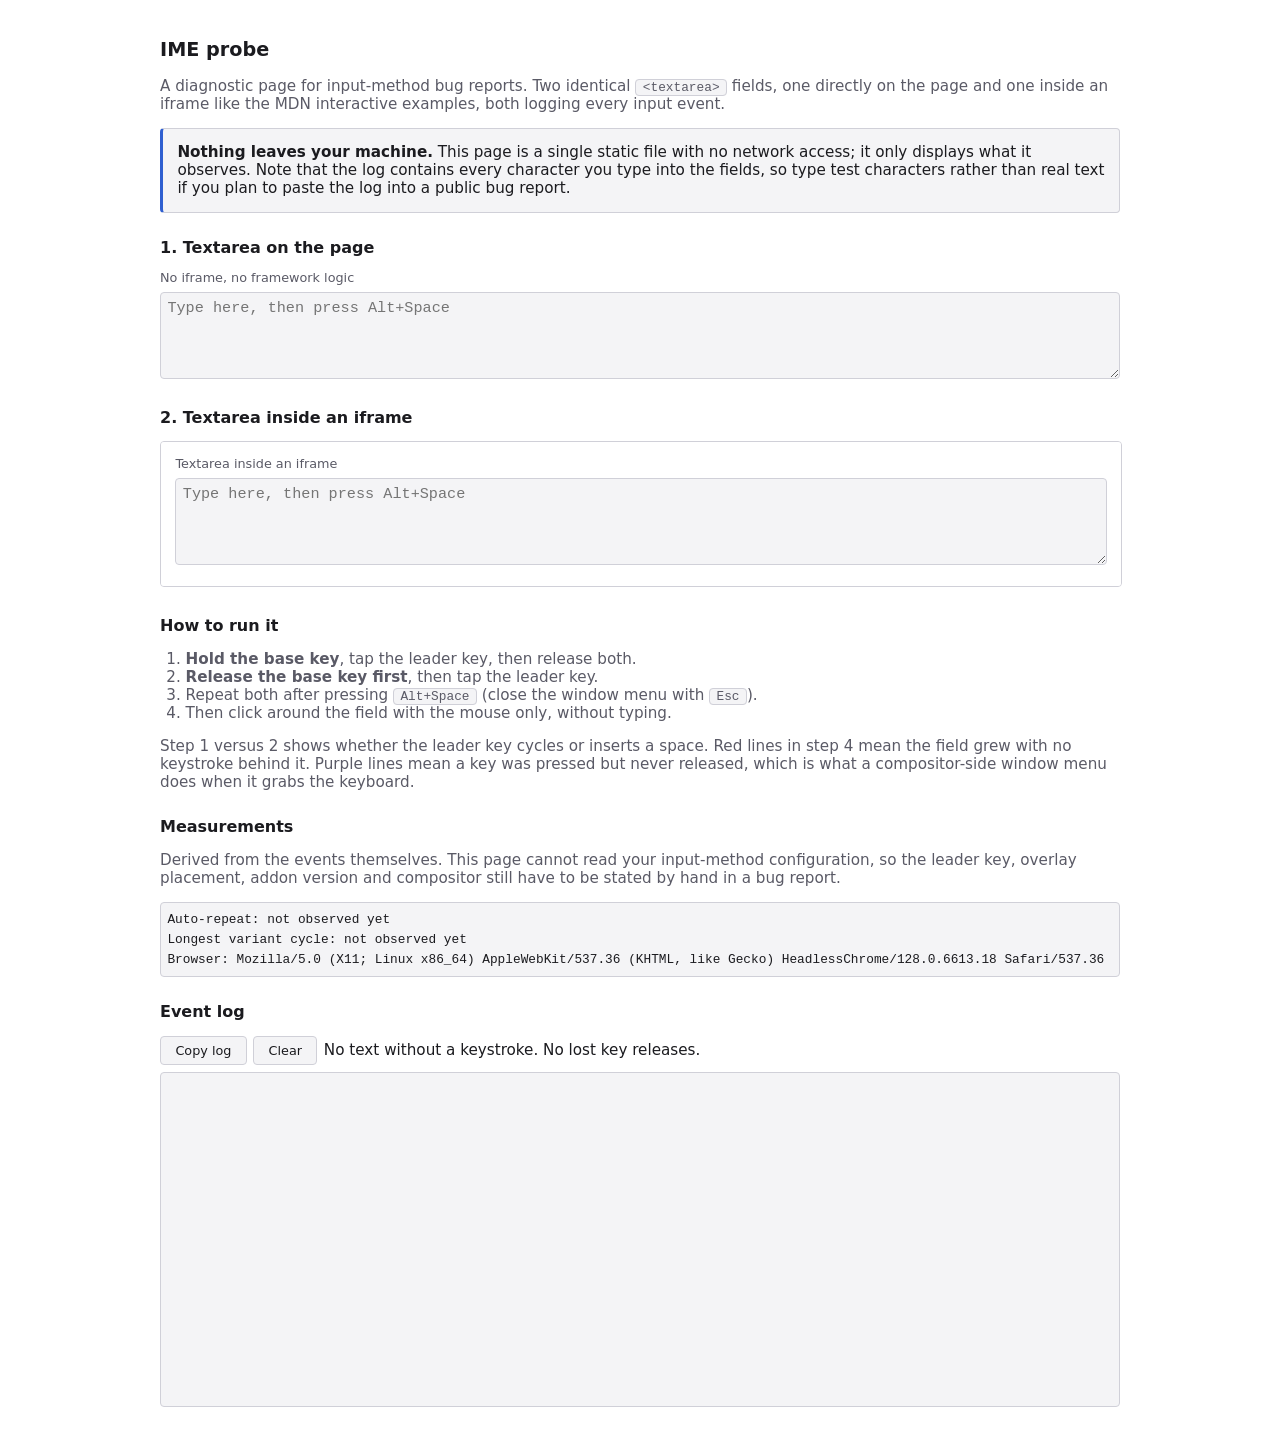
<file: ime-probe/index.html>
<!doctype html>
<html lang="en">
<head>
<meta charset="utf-8">
<title>Schnelle Umlaute: IME probe</title>
<link rel="stylesheet" href="style.css">
</head>
<body>
<h1>IME probe</h1>
<p>A diagnostic page for input-method bug reports. Two identical
<code>&lt;textarea&gt;</code> fields, one directly on the page and one inside an iframe like
the MDN interactive examples, both logging every input event.</p>

<p class="notice"><strong>Nothing leaves your machine.</strong> This page is a single static
file with no network access; it only displays what it observes. Note that the log contains
every character you type into the fields, so type test characters rather than real text if
you plan to paste the log into a public bug report.</p>

<h2>1. Textarea on the page</h2>
<label class="field-label" for="plain">No iframe, no framework logic</label>
<textarea id="plain" class="field" rows="4" spellcheck="false"
          placeholder="Type here, then press Alt+Space"></textarea>

<h2>2. Textarea inside an iframe</h2>
<iframe class="frame" src="frame.html" title="Textarea inside an iframe"></iframe>

<h2>How to run it</h2>
<ol>
    <li><strong>Hold the base key</strong>, tap the leader key, then release both.</li>
    <li><strong>Release the base key first</strong>, then tap the leader key.</li>
    <li>Repeat both after pressing <kbd>Alt+Space</kbd> (close the window menu with <kbd>Esc</kbd>).</li>
    <li>Then click around the field with the mouse only, without typing.</li>
</ol>
<p>Step 1 versus 2 shows whether the leader key cycles or inserts a space. Red lines in
step 4 mean the field grew with no keystroke behind it. Purple lines mean a key was pressed
but never released, which is what a compositor-side window menu does when it grabs the
keyboard.</p>

<h2>Measurements</h2>
<p>Derived from the events themselves. This page cannot read your input-method
configuration, so the leader key, overlay placement, addon version and compositor still
have to be stated by hand in a bug report.</p>
<div id="measurements" class="measurements"></div>

<h2>Event log</h2>
<div class="controls">
    <button id="copy" type="button">Copy log</button>
    <button id="clear" type="button">Clear</button>
    <span id="summary"></span>
</div>
<div id="log" class="log"></div>

<script src="probe.js"></script>
<script>
(function () {
    'use strict';

    var PLAIN_SOURCE = 'page';
    var WINDOW_SOURCE = 'window';

    // Column widths for the fixed-width log lines.
    var COL_TIME = 7;
    var COL_DELTA = 7;
    var COL_SOURCE = 7;
    var COL_EVENT = 18;
    var COL_KEY = 10;
    var COL_KEYCODE = 4;
    var COL_COMPOSING = 6;
    var COL_DATA = 12;
    var COL_INPUT_TYPE = 22;

    // Milliseconds, rendered relative to the first logged event so the
    // timeline is readable instead of showing raw performance.now() values.
    var TIME_DECIMALS = 0;

    // An IME commit reports keyCode 229 with key "Process" instead of a real
    // key. Highlighting it separates addon-delivered text from raw typing.
    var IME_KEY_CODE = 229;

    // How long a key or composition event stays a valid cause for the text
    // that follows. The addon commits in two stages (compositionend clears the
    // preedit, then a separate insertText delivers the character), and both
    // stages land within a few milliseconds of the key that triggered them, so
    // a window comfortably wider than that keeps the normal path unflagged.
    // The field growing with no key event inside the window is the reported
    // failure: characters arriving from mouse use alone, seconds after the
    // last keystroke.
    var ORPHAN_WINDOW_MSEC = 250;

    // How long a keydown may stay unmatched before it is reported as lost. A
    // deliberately held key is normal and would trip a short timeout, so this
    // sits well above any realistic hold during the steps above. A key that is
    // still unmatched after this long was almost certainly released into a
    // compositor grab (the window menu) instead of into the page.
    var UNMATCHED_KEY_TIMEOUT_MSEC = 3000;

    // How often unmatched keydowns are re-checked. The timeout dominates the
    // reporting delay, so a coarse tick is enough and keeps the log quiet.
    var UNMATCHED_CHECK_INTERVAL_MSEC = 500;

    // Events that count as a keyboard cause for the text that follows.
    // beforeinput is excluded because it always immediately precedes input and
    // would mask every orphan.
    var KEY_ACTIVITY_EVENTS = [
        'keydown',
        'keyup',
        'compositionstart',
        'compositionupdate',
        'compositionend'
    ];

    // Window-level focus changes, logged alongside the field events so a focus
    // loss caused by a compositor window menu lines up with the key that went
    // missing.
    var WINDOW_EVENTS = ['blur', 'focus'];

    // How long the copy button confirms before returning to its normal label.
    var COPY_FEEDBACK_MSEC = 1500;

    var logElement = document.getElementById('log');
    var summaryElement = document.getElementById('summary');
    var measurementsElement = document.getElementById('measurements');
    var clearButton = document.getElementById('clear');
    var copyButton = document.getElementById('copy');
    var copyLabel = copyButton.textContent;

    var firstTime = null;
    var orphanCount = 0;
    var lostKeyCount = 0;
    // Per field: when the last key or composition event arrived, so an input
    // can be checked against ORPHAN_WINDOW_MSEC instead of a one-shot flag
    // that the addon's two-stage commit would consume on the first input.
    var lastKeyActivity = {};
    // Per field and event type: when that event last arrived, so the delta
    // column shows the auto-repeat period directly.
    var lastByEvent = {};
    // Keys currently down, keyed by source and keyCode. Auto-repeat re-fires
    // keydown without an intervening keyup, so the first press wins and the
    // entry keeps its original timestamp: a held key must not look fresh.
    var pendingKeys = {};
    // Per field: the last observed field length, so an input can be checked for
    // whether it actually added text. A composition that finishes late replaces
    // its own preedit and leaves the length untouched, which looks like text
    // out of nowhere on the timeline but adds nothing.
    var lastLength = {};

    // Auto-repeat timings, kept per key code rather than pooled. Real keys and
    // input-method-consumed keys repeat at different rates on the same machine
    // (a raw Backspace around 14 ms against 28 ms for keyCode 229), so a single
    // pooled median lands between the two and describes neither.
    var repeatByKey = {};
    // Remaining values the page can derive from the event stream. Everything
    // else about the input method is out of reach from a web page.
    var measured = {
        variantCycle: [],   // longest variant sequence seen in one composition
        currentCycle: []
    };
    // Per source: the key currently repeating, so the first repeat gap can be
    // told apart from the steady-state period.
    var repeatState = {};

    function pad(value, width) {
        var text = String(value);
        return text.length >= width ? text + ' ' : text + ' '.repeat(width - text.length);
    }

    // Quoted so whitespace stays visible: a committed space is otherwise
    // indistinguishable from an empty payload, which makes plain spaces read
    // like text appearing from nowhere.
    function quote(value) {
        return '"' + value + '"';
    }

    // The median, not the mean: a leader keypress landing inside an auto-repeat
    // burst produces one short outlier gap, and the mean would absorb it into
    // the reported period. The base key and the leader both report keyCode 229
    // when the input method consumes them, so that outlier cannot be filtered
    // out by key identity even with per-key buckets.
    function median(values) {
        if (values.length === 0) return null;
        var sorted = values.slice().sort(function (a, b) { return a - b; });
        var middle = Math.floor(sorted.length / 2);
        return sorted.length % 2 === 1
            ? sorted[middle]
            : (sorted[middle - 1] + sorted[middle]) / 2;
    }

    function classify(entry) {
        if (entry.lost) return 'row-lost';
        if (entry.orphan) return 'row-orphan';
        if (entry.event === 'click' || entry.event === 'focus' || entry.event === 'blur') {
            return 'row-click';
        }
        if (entry.isComposing || entry.keyCode === IME_KEY_CODE) return 'row-composing';
        return '';
    }

    function append(entry) {
        var line = document.createElement('div');
        var className = classify(entry);
        if (className) line.className = className;
        line.textContent =
            pad((entry.time - firstTime).toFixed(TIME_DECIMALS), COL_TIME) +
            pad(entry.delta === null || entry.delta === undefined
                ? '' : '+' + entry.delta.toFixed(TIME_DECIMALS), COL_DELTA) +
            pad(entry.source, COL_SOURCE) +
            pad(entry.event, COL_EVENT) +
            'key=' + pad(entry.key, COL_KEY) +
            'code=' + pad(entry.keyCode, COL_KEYCODE) +
            'comp=' + pad(entry.isComposing, COL_COMPOSING) +
            'data=' + pad(quote(entry.data), COL_DATA) +
            pad(entry.inputType, COL_INPUT_TYPE) +
            'len=' + entry.length +
            (entry.orphan ? '   <-- added text with no keystroke' : '') +
            (entry.lost ? '   <-- pressed, never released' : '');
        logElement.appendChild(line);
        logElement.scrollTop = logElement.scrollHeight;
    }

    function updateSummary() {
        var parts = [];
        parts.push(orphanCount === 0
            ? 'No text without a keystroke.'
            : orphanCount + ' added character(s) with no key event within '
              + ORPHAN_WINDOW_MSEC + ' ms (red).');
        parts.push(lostKeyCount === 0
            ? 'No lost key releases.'
            : lostKeyCount + ' key(s) pressed but never released (purple).');
        summaryElement.textContent = parts.join(' ');
    }

    function renderMeasurement(label, value) {
        var row = document.createElement('div');
        row.textContent = label + ': ' + (value === null ? 'not observed yet' : value);
        measurementsElement.appendChild(row);
    }

    function describeRepeat(bucket) {
        var delay = median(bucket.delays);
        var period = median(bucket.periods);
        var parts = [];
        parts.push('delay ' + (delay === null ? '?' : Math.round(delay) + ' ms'));
        parts.push('period ' + (period === null
            ? '?'
            : Math.round(period) + ' ms (' + (1000 / period).toFixed(1) + ' Hz)'));
        parts.push(bucket.periods.length + ' samples');
        return parts.join(', ');
    }

    function updateMeasurements() {
        measurementsElement.textContent = '';
        var codes = Object.keys(repeatByKey);
        if (codes.length === 0) {
            renderMeasurement('Auto-repeat', null);
        } else {
            codes.forEach(function (code) {
                var bucket = repeatByKey[code];
                renderMeasurement(
                    'Auto-repeat ' + quote(bucket.key) + ' (code ' + code + ')',
                    describeRepeat(bucket));
            });
        }
        renderMeasurement('Longest variant cycle',
            measured.variantCycle.length === 0
                ? null
                : measured.variantCycle.map(quote).join(' -> '));
        renderMeasurement('Browser', navigator.userAgent);
    }

    // Auto-repeat shows up as consecutive keydowns of the same code with no
    // keyup in between. The first such gap is the initial delay, every later
    // one a period sample.
    //
    // The first gap is held back rather than recorded straight away: the base
    // key and the leader key both report keyCode 229 once the input method
    // consumes them, so a quick leader tap during a gesture looks exactly like
    // a first repeat and would be counted as an initial delay (turning a real
    // 263 ms into a reported 146 ms). Only a gap that is actually followed by
    // a second one belongs to a genuine repeat burst.
    function trackRepeat(entry) {
        var state = repeatState[entry.source];
        if (entry.event === 'keyup') {
            repeatState[entry.source] = null;
            return;
        }
        if (entry.event !== 'keydown') return;
        if (!state || state.keyCode !== entry.keyCode) {
            repeatState[entry.source] = {
                keyCode: entry.keyCode,
                time: entry.time,
                count: 0,
                pendingDelay: null
            };
            return;
        }
        var gap = entry.time - state.time;
        state.count += 1;
        state.time = entry.time;
        if (state.count === 1) {
            state.pendingDelay = gap;
            return;
        }
        // Only reached once a burst is confirmed, so a key that was merely
        // pressed twice in a row never creates a bucket of its own.
        var bucket = repeatByKey[entry.keyCode];
        if (bucket === undefined) {
            bucket = { key: entry.key, delays: [], periods: [] };
            repeatByKey[entry.keyCode] = bucket;
        }
        if (state.pendingDelay !== null) {
            bucket.delays.push(state.pendingDelay);
            state.pendingDelay = null;
        }
        bucket.periods.push(gap);
    }

    // The variant sequence of one composition, which is what the leader key
    // actually cycles through for that base character.
    function trackVariants(entry) {
        if (entry.event === 'compositionstart') {
            measured.currentCycle = [];
        } else if (entry.event === 'compositionupdate') {
            var last = measured.currentCycle[measured.currentCycle.length - 1];
            if (entry.data !== '' && entry.data !== last) {
                measured.currentCycle.push(entry.data);
            }
        } else if (entry.event === 'compositionend') {
            if (measured.currentCycle.length > measured.variantCycle.length) {
                measured.variantCycle = measured.currentCycle;
            }
            measured.currentCycle = [];
        }
    }

    // A keydown with no matching keyup is the mechanism behind the reported
    // stuck state: the addon keeps the key marked as held, so its reset path
    // never runs. Reported from a timer rather than on the next event, because
    // the failing case produces no further events at all.
    function trackKeyState(entry) {
        // Keys the input method consumes all report keyCode 229, and their
        // release is either swallowed or re-reported under the real code (a
        // held base key commits on a "keyup Process 229", while a consumed
        // Space comes back as "keyup 32"). Pairing them by code would strand
        // entries that were never lost, so only real key codes are tracked.
        // Alt+Space is unaffected: with Alt held the addon does not consume
        // Space, so both arrive as codes 18 and 32.
        if (entry.keyCode === IME_KEY_CODE) return;
        var id = entry.source + '/' + entry.keyCode;
        if (entry.event === 'keydown') {
            if (pendingKeys[id] === undefined) {
                pendingKeys[id] = { time: entry.time, key: entry.key, entry: entry };
            }
        } else if (entry.event === 'keyup') {
            delete pendingKeys[id];
        }
    }

    function reportLostKeys() {
        if (firstTime === null) return;
        var now = ImeProbe.now();
        Object.keys(pendingKeys).forEach(function (id) {
            var pending = pendingKeys[id];
            if (now - pending.time <= UNMATCHED_KEY_TIMEOUT_MSEC) return;
            delete pendingKeys[id];
            lostKeyCount += 1;
            append({
                time: now,
                delta: now - pending.time,
                source: id.slice(0, id.lastIndexOf('/')),
                event: 'keyup MISSING',
                key: pending.key,
                keyCode: pending.entry.keyCode,
                isComposing: false,
                data: '',
                inputType: '',
                length: pending.entry.length,
                lost: true
            });
            updateSummary();
        });
    }

    function report(entry) {
        var source = entry.source;
        if (firstTime === null) firstTime = entry.time;

        var previous = lastByEvent[source + '/' + entry.event];
        entry.delta = previous === undefined ? null : entry.time - previous;
        lastByEvent[source + '/' + entry.event] = entry.time;

        if (KEY_ACTIVITY_EVENTS.indexOf(entry.event) !== -1) {
            lastKeyActivity[source] = entry.time;
        }
        if (entry.event === 'input') {
            var since = lastKeyActivity[source];
            var before = lastLength[source];
            // Two conditions, both required. No key event in the window says
            // the text has no keystroke behind it; a longer field says text was
            // actually added rather than a preedit being replaced by its own
            // commit, which is what a late-finishing composition does.
            var added = typeof entry.length === 'number'
                && before !== undefined && entry.length > before;
            entry.orphan = added
                && (since === undefined || entry.time - since > ORPHAN_WINDOW_MSEC);
            if (entry.orphan) orphanCount += 1;
        }
        if (typeof entry.length === 'number') {
            lastLength[source] = entry.length;
        }
        trackKeyState(entry);
        trackRepeat(entry);
        trackVariants(entry);
        append(entry);
        updateSummary();
        updateMeasurements();
    }

    ImeProbe.attach(document.getElementById('plain'), PLAIN_SOURCE, report);

    // The iframe field cannot be reached across the frame boundary on a
    // file:// origin, so it forwards its probe entries instead.
    window.addEventListener('message', function (event) {
        if (!event.data || event.data.type !== ImeProbe.MESSAGE_TYPE) return;
        report(event.data);
    });

    // Window-level focus changes carry no field, so they are reported directly
    // rather than through the shared probe.
    WINDOW_EVENTS.forEach(function (type) {
        window.addEventListener(type, function () {
            report({
                time: ImeProbe.now(),
                event: 'window ' + type,
                key: '',
                keyCode: '',
                isComposing: false,
                data: '',
                inputType: '',
                length: '',
                source: WINDOW_SOURCE
            });
        });
    });

    function confirmCopy(message) {
        copyButton.textContent = message;
        setTimeout(function () { copyButton.textContent = copyLabel; }, COPY_FEEDBACK_MSEC);
    }

    // execCommand is the fallback rather than the exception: the async
    // clipboard API needs a secure context, and a page opened straight from
    // disk over file:// does not always qualify.
    function copyViaTextarea(text) {
        var carrier = document.createElement('textarea');
        carrier.value = text;
        carrier.setAttribute('readonly', '');
        carrier.className = 'offscreen';
        document.body.appendChild(carrier);
        carrier.select();
        var copied = false;
        try {
            copied = document.execCommand('copy');
        } catch (error) {
            copied = false;
        }
        document.body.removeChild(carrier);
        return copied;
    }

    // Each log row is its own element, and reading textContent off the
    // container concatenates them with no separator, which produced pasted
    // reports with every row running into the next. Join the rows explicitly.
    function textOf(container) {
        return Array.prototype.map.call(container.children, function (row) {
            return row.textContent;
        }).join('\n');
    }

    copyButton.addEventListener('click', function () {
        // Measurements first: a pasted report is far more useful with the
        // browser string and the repeat timings above the raw events.
        var measurements = textOf(measurementsElement);
        var text = measurements === ''
            ? textOf(logElement)
            : measurements + '\n\n' + textOf(logElement);
        if (navigator.clipboard && navigator.clipboard.writeText) {
            navigator.clipboard.writeText(text).then(
                function () { confirmCopy('Copied'); },
                function () { confirmCopy(copyViaTextarea(text) ? 'Copied' : 'Copy failed'); }
            );
            return;
        }
        confirmCopy(copyViaTextarea(text) ? 'Copied' : 'Copy failed');
    });

    clearButton.addEventListener('click', function () {
        logElement.textContent = '';
        firstTime = null;
        orphanCount = 0;
        lostKeyCount = 0;
        lastKeyActivity = {};
        lastByEvent = {};
        pendingKeys = {};
        lastLength = {};
        repeatState = {};
        repeatByKey = {};
        measured.variantCycle = [];
        measured.currentCycle = [];
        updateSummary();
        updateMeasurements();
    });

    setInterval(reportLostKeys, UNMATCHED_CHECK_INTERVAL_MSEC);
    updateSummary();
    updateMeasurements();
})();
</script>
</body>
</html>
</file>
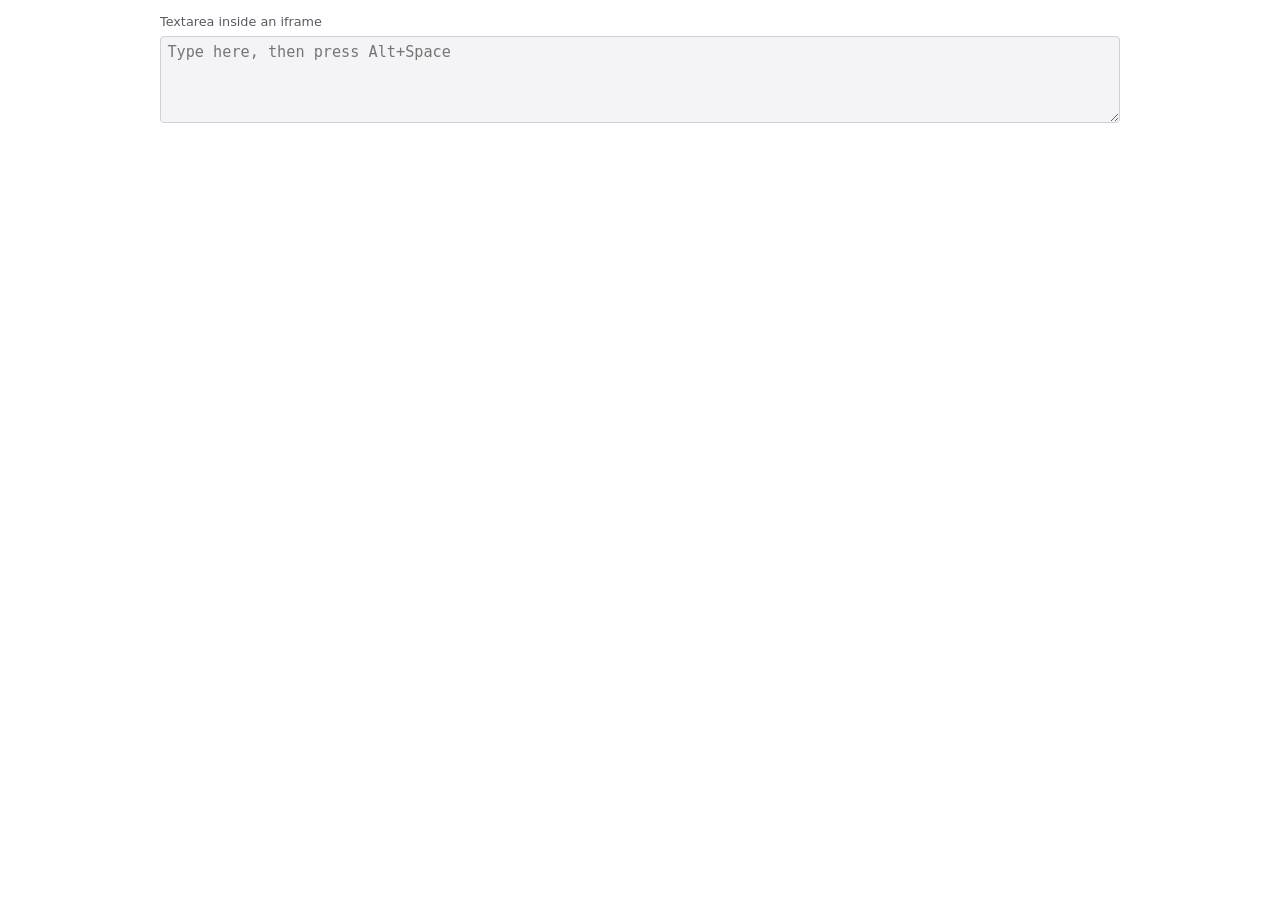
<file: ime-probe/frame.html>
<!doctype html>
<html lang="en">
<head>
<meta charset="utf-8">
<title>IME probe: field inside an iframe</title>
<link rel="stylesheet" href="style.css">
</head>
<body class="frame-body">
<!-- Mirrors the MDN interactive-examples structure: a plain textarea served as
     its own document and embedded by the outer page, so the extra focus layer
     an iframe introduces is part of the test. -->
<label class="field-label" for="framed">Textarea inside an iframe</label>
<textarea id="framed" class="field" rows="4" spellcheck="false"
          placeholder="Type here, then press Alt+Space"></textarea>
<script src="probe.js"></script>
<script>
(function () {
    'use strict';
    var FIELD_SOURCE = 'iframe';
    var field = document.getElementById('framed');
    ImeProbe.attach(field, FIELD_SOURCE, function (entry) {
        // The outer page owns the log; '*' as target origin is required because
        // file:// documents have an opaque origin that cannot be named.
        window.parent.postMessage(entry, '*');
    });
})();
</script>
</body>
</html>
</file>
<file: ime-probe/style.css>
/* Single source for the harness's visual tokens. Every colour, size and
   spacing value used by index.html and frame.html is defined here once. */
:root {
    --bg: #ffffff;
    --surface: #f4f4f6;
    --border: #d0d0d8;
    --text: #1b1b1f;
    --text-muted: #5a5a66;
    --accent: #2f5fd0;
    --warn: #b03030;
    --composing: #8a5a00;
    --lost: #7a1fa0;

    --font-ui: system-ui, sans-serif;
    --font-mono: ui-monospace, monospace;
    --font-sm: 0.8rem;
    --font-md: 0.95rem;

    --gap-xs: 0.15rem;
    --gap-sm: 0.4rem;
    --gap-md: 0.9rem;
    --gap-lg: 1.6rem;
    --radius: 4px;
    --border-width: 1px;
    --notice-bar-width: 3px;
    --offscreen-x: -9999px;

    --frame-height: 9rem;
    --log-height: 20rem;
    --page-width: 60rem;
}

@media (prefers-color-scheme: dark) {
    :root {
        --bg: #17171b;
        --surface: #202027;
        --border: #3a3a45;
        --text: #e6e6ea;
        --text-muted: #a0a0ac;
        --accent: #7fa4f5;
        --warn: #f08a8a;
        --composing: #e0b060;
        --lost: #d99af5;
    }
}

body {
    margin: 0 auto;
    padding: var(--gap-lg);
    max-width: var(--page-width);
    background: var(--bg);
    color: var(--text);
    font-family: var(--font-ui);
    font-size: var(--font-md);
}

.frame-body {
    padding: var(--gap-md);
}

h1 { font-size: 1.2rem; }
h2 { font-size: 1rem; margin-top: var(--gap-lg); }

p, li { color: var(--text-muted); }

.field-label {
    display: block;
    margin-bottom: var(--gap-sm);
    font-size: var(--font-sm);
    color: var(--text-muted);
}

.field {
    width: 100%;
    box-sizing: border-box;
    padding: var(--gap-sm);
    background: var(--surface);
    color: var(--text);
    border: var(--border-width) solid var(--border);
    border-radius: var(--radius);
    font-family: var(--font-mono);
    font-size: var(--font-md);
}

.frame {
    width: 100%;
    height: var(--frame-height);
    border: var(--border-width) solid var(--border);
    border-radius: var(--radius);
    background: var(--surface);
}

.controls {
    display: flex;
    gap: var(--gap-sm);
    align-items: center;
    margin: var(--gap-md) 0 var(--gap-sm);
}

.log {
    height: var(--log-height);
    overflow: auto;
    padding: var(--gap-sm);
    background: var(--surface);
    border: var(--border-width) solid var(--border);
    border-radius: var(--radius);
    font-family: var(--font-mono);
    font-size: var(--font-sm);
    white-space: pre;
}

.row-composing { color: var(--composing); }
.row-orphan { color: var(--warn); font-weight: bold; }
.row-click { color: var(--accent); }
.row-lost { color: var(--lost); font-weight: bold; }

kbd, code {
    padding: 0 var(--gap-sm);
    background: var(--surface);
    border: var(--border-width) solid var(--border);
    border-radius: var(--radius);
    font-family: var(--font-mono);
    font-size: var(--font-sm);
}

ol { padding-left: var(--gap-lg); }

.notice {
    padding: var(--gap-md);
    background: var(--surface);
    border: var(--border-width) solid var(--border);
    border-left: var(--notice-bar-width) solid var(--accent);
    border-radius: var(--radius);
    color: var(--text);
}

.measurements {
    padding: var(--gap-sm);
    background: var(--surface);
    border: var(--border-width) solid var(--border);
    border-radius: var(--radius);
    font-family: var(--font-mono);
    font-size: var(--font-sm);
    overflow-x: auto;
}

.measurements > div {
    padding: var(--gap-xs) 0;
    word-break: break-all;
}

/* Kept in the document so execCommand('copy') has a real selection to work
   with, but out of view and out of the accessibility tree. */
.offscreen {
    position: absolute;
    left: var(--offscreen-x);
    opacity: 0;
}

button {
    padding: var(--gap-sm) var(--gap-md);
    background: var(--surface);
    color: var(--text);
    border: var(--border-width) solid var(--border);
    border-radius: var(--radius);
    font-family: var(--font-ui);
    font-size: var(--font-sm);
    cursor: pointer;
}

button:hover { border-color: var(--accent); }
</file>
